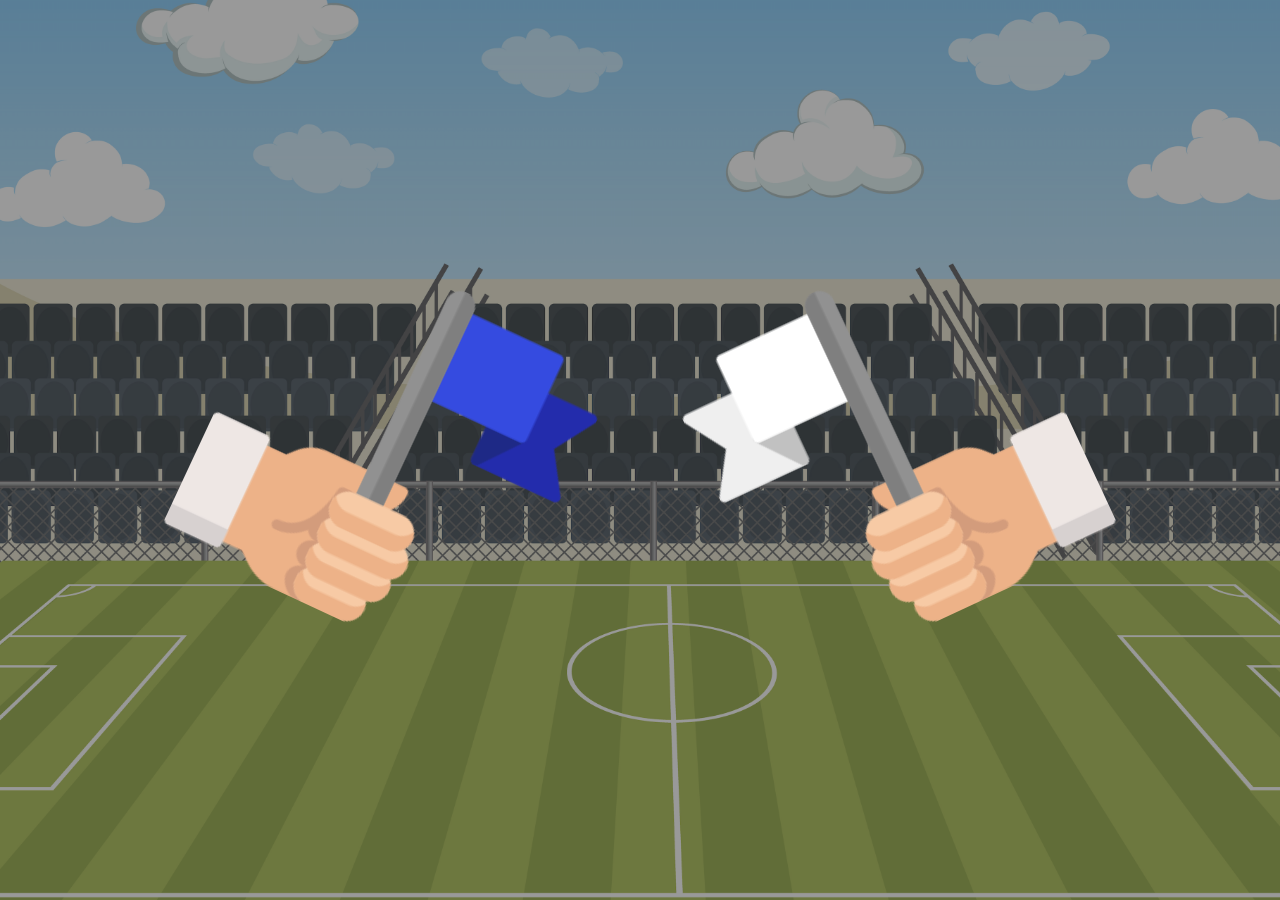
<file: 3815/index.html>
<!DOCTYPE html>
<html lang="ko">
<head>
  <meta charset="UTF-8">
  <link rel="stylesheet" href="style.css">
  <title>청기 백기</title>
</head>
<body>
  <div class="container">
    <img src="imgs/flag-blue.png" alt="flag" class="flag flag-blue">
    <img src="imgs/flag-white.png" alt="flag" class="flag flag-white">
  </div>
  <script src="index.js"></script>
</body>
</html>
</file>
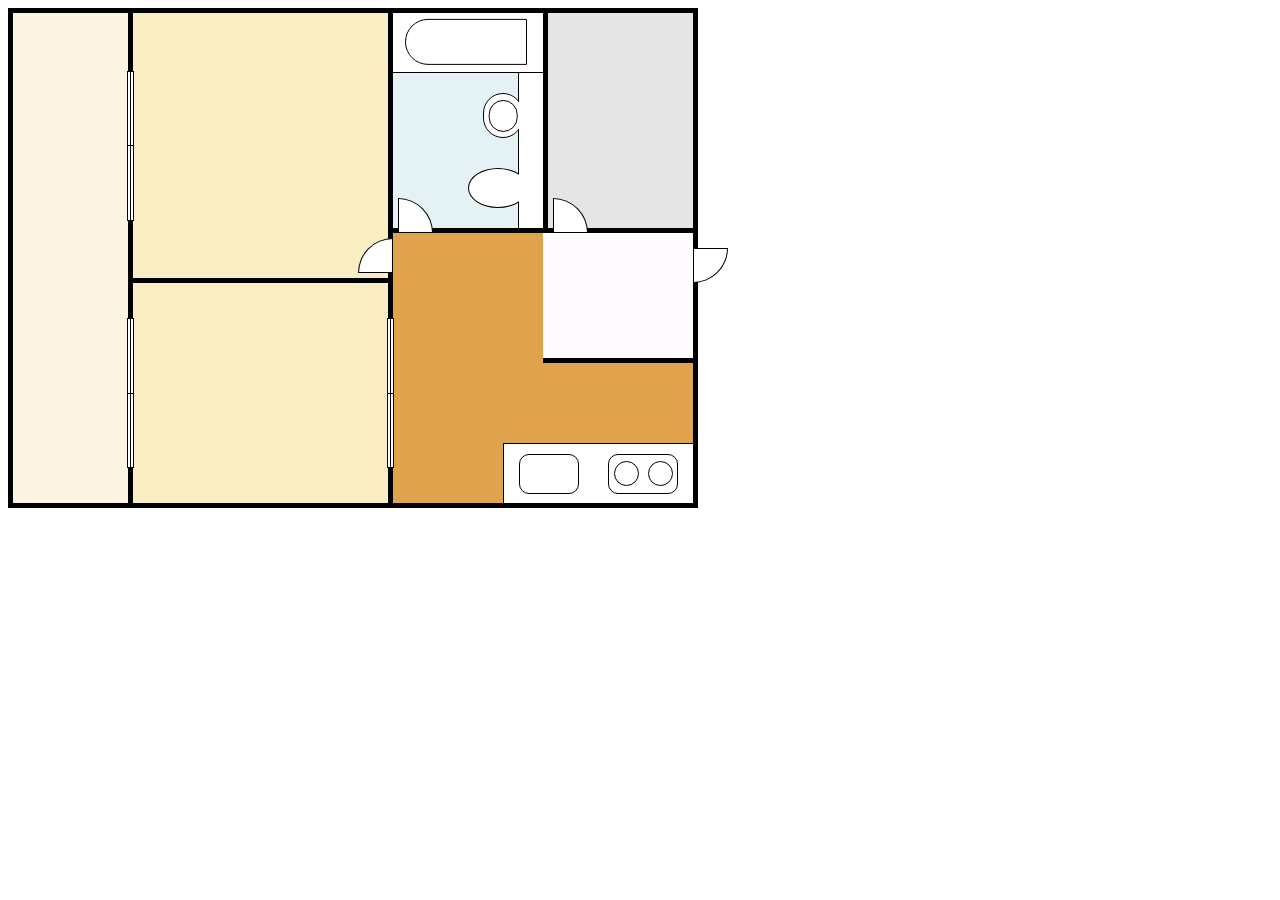
<file: 3820/index.html>
<!DOCTYPE html>
<html lang="ko">
<head>
  <meta charset="UTF-8">
  <title>효준이네 집</title>
  <link rel="stylesheet" href="style.css">
</head>
<body>
  <div class="map">
    <div class="balcony" data-title="발코니"></div>
    <div class="room">
      <div class="room-1" data-title="침실">
        <div class="door"></div>
        <div class="window">
          <span></span>
          <span></span>
          <span></span>
          <span></span>
        </div>
      </div>
      <div class="room-2" data-title="침실/거실">
        <div class="window">
          <span></span>
          <span></span>
          <span></span>
          <span></span>
        </div>
        <div class="window window-2">
          <span></span>
          <span></span>
          <span></span>
          <span></span>
        </div>
      </div>
    </div>
    <div class="other">
      <div class="bathroom" data-title="욕실">
        <div class="door"></div>
        <div class="bath"></div>
        <div class="bathroom-block">
          <div class="sink"></div>
          <div class="toilet"></div>
        </div>
      </div>
      <div class="utility-room" data-title="다용도실">
        <div class="door"></div>
      </div>
      <div class="entrance" data-title="현관/입구">
        <div class="door"></div>
        <div class="wall"></div>
      </div>
      <div class="kitchen" data-title="주방/식당">
        <div class="kitchen-block">
          <div class="kitchen-sink"></div>
          <div class="stoves">
            <div class="stove"></div>
            <div class="stove"></div>
          </div>
        </div>
      </div>
    </div>
  </div>
  <script src="index.js"></script>
</body>
</html>
</file>
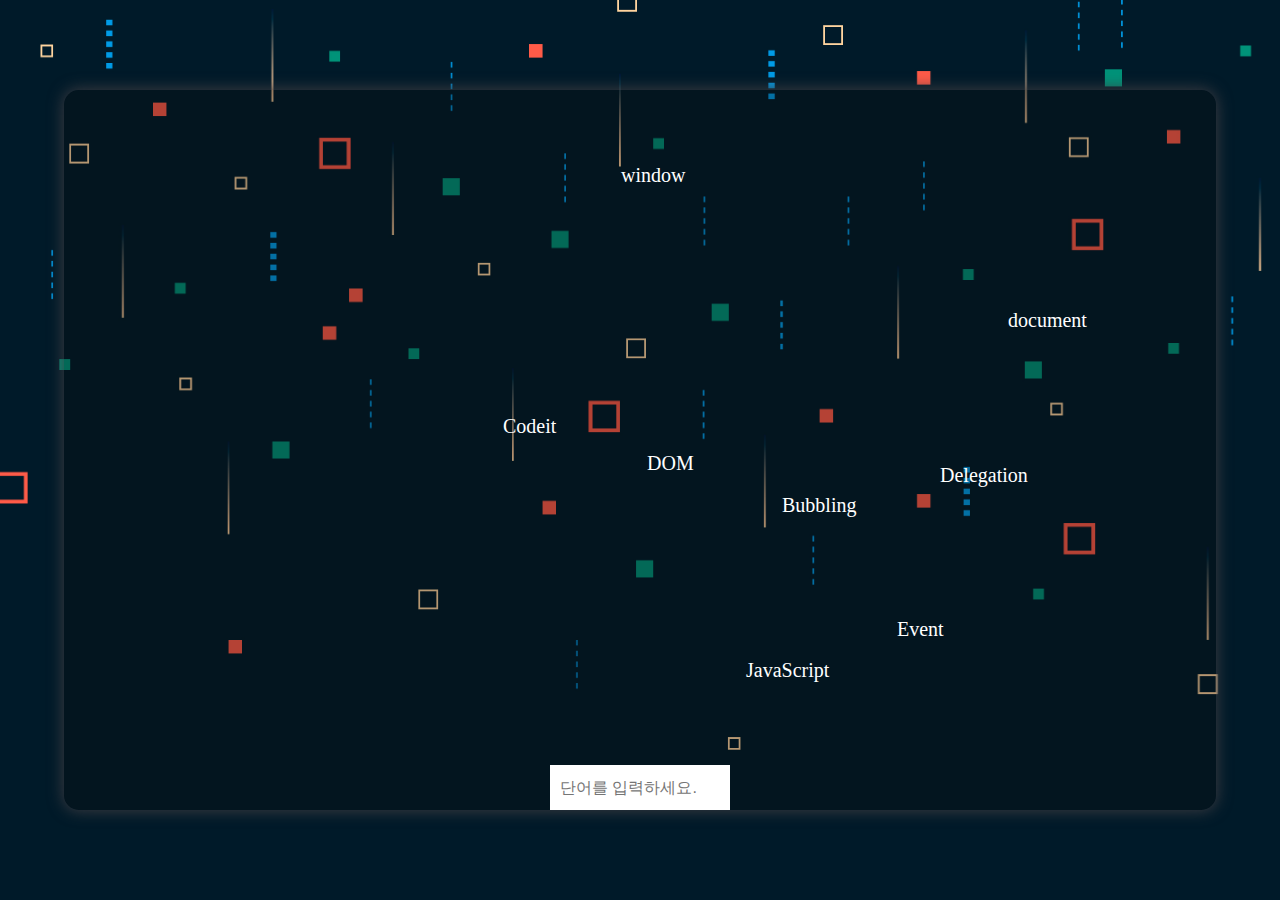
<file: 3824/index.html>
<!DOCTYPE html>
<html lang="ko">
<head>
  <meta charset="UTF-8">
  <title>Codeit Acid Rain</title>
  <link rel="stylesheet" href="style.css">
</head>
<body>
  <div id="container">
    <input id="input" type="text" placeholder="단어를 입력하세요.">
  </div>
  <script src="initializer.js"></script>
  <script src="index.js"></script>
</body>
</html>
</file>
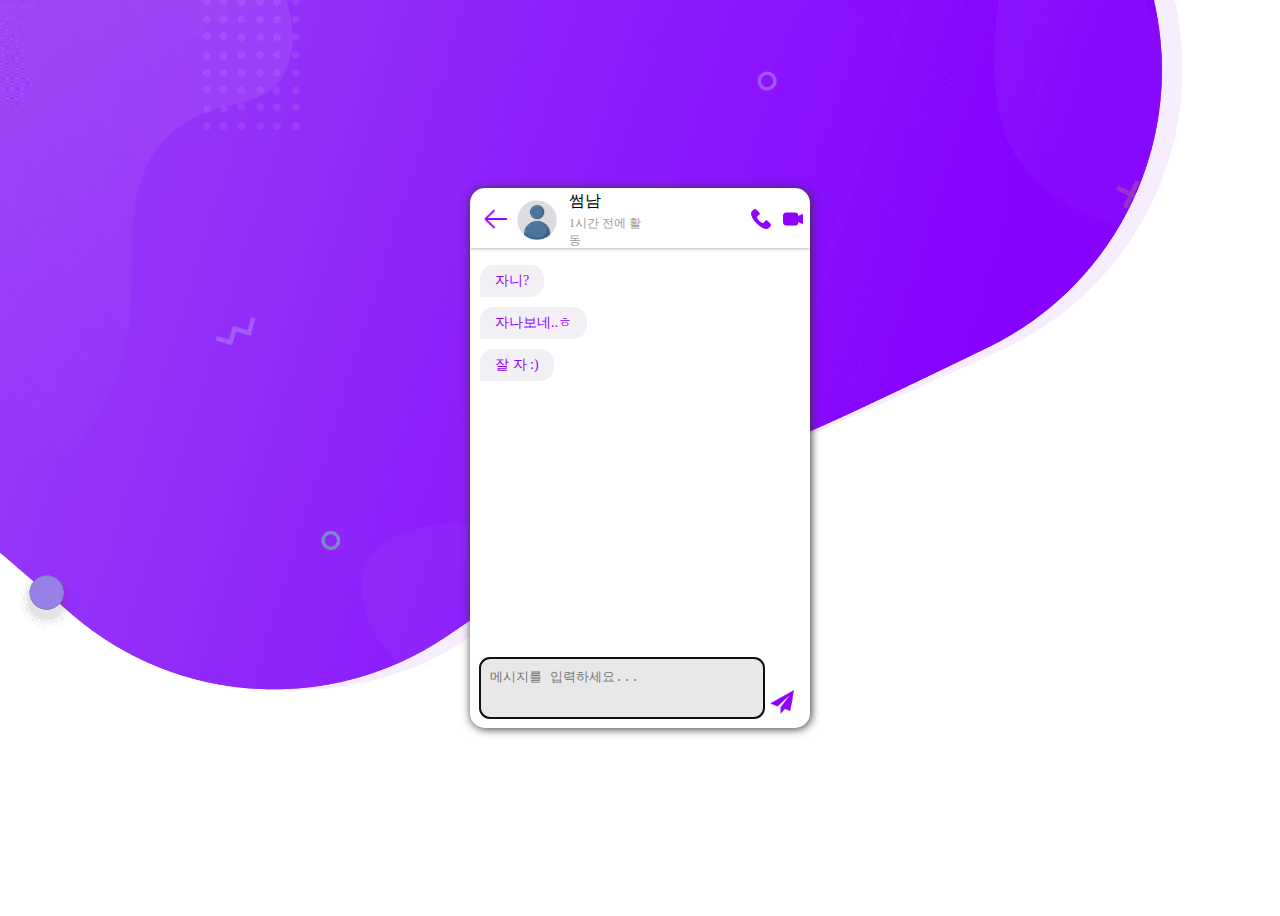
<file: 3830/index.html>
<!DOCTYPE html>
<html lang="ko">
<head>
  <meta charset="UTF-8">
  <title>Codeit Messenger</title>
  <link rel="stylesheet" href="style.css">
</head>
<body>
  <img class="background" src="imgs/background.png">  
  <div class="container">
    <div class="header">
      <button class="back-btn">
        <img src="imgs/left-arrow.png" width="30" height="30">  
      </button>
      <img class="profile-pic" src="imgs/profile.png" width="40" height="40">
      <div class="info-block">
        <p class="username">썸남</p>
        <p class="status">1시간 전에 활동</p>
      </div>
      <div class="call-box">
        <button>
          <img src="imgs/phone-call.png" width="20" height="20">
        </button>
        <button>
          <img src="imgs/video-call.png" width="20" height="20">
        </button>
      </div>
    </div>

    <div id="chat-box">
      <div class=" bubble friend-bubble">
        자니?
      </div>
      <div class=" bubble friend-bubble">
        자나보네..ㅎ
      </div>
      <div class=" bubble friend-bubble">
        잘 자 :)
      </div>
    </div>

    <div class="footer">
      <textarea id="input" placeholder="메시지를 입력하세요..." autofocus="true"></textarea>
      <button id="send">
        <img src="imgs/send.png" width="24" height="24">  
      </button>
    </div>
  </div>
  <script src="index.js"></script>
</body>
</html>
</file>
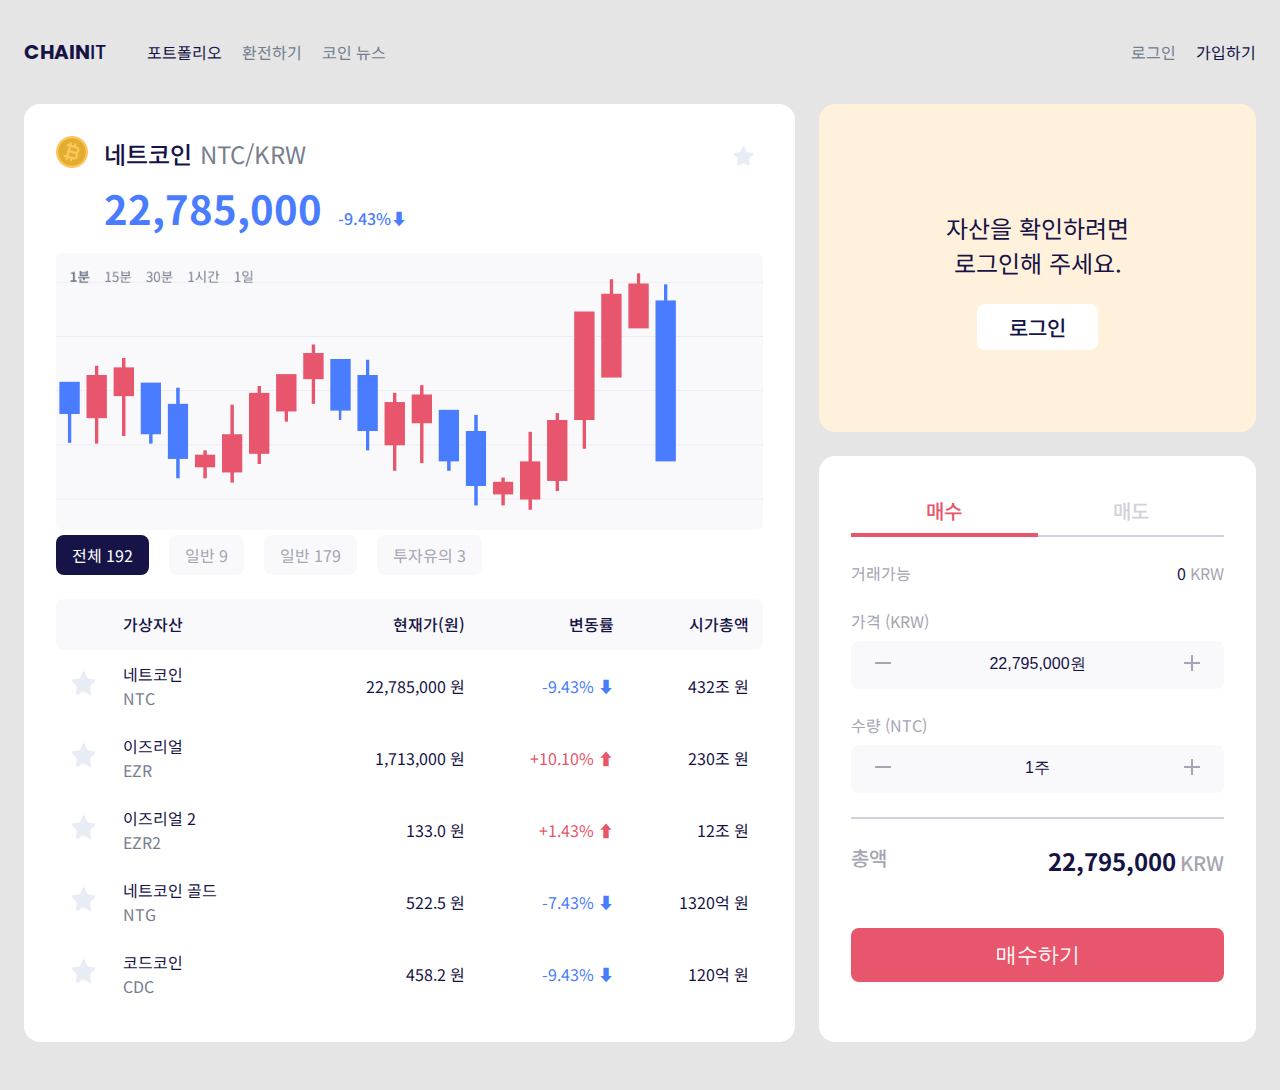
<file: 5796/index.html>
<!DOCTYPE html>
<html lang="ko">
    <head>
        <meta charset="utf-8" />
        <title>Chainit</title>
        <link rel="preconnect" href="https://fonts.googleapis.com" />
        <link rel="preconnect" href="https://fonts.gstatic.com" crossorigin />
        <link
            href="https://fonts.googleapis.com/css2?family=Noto+Sans+KR:wght@400;700&family=Poppins:wght@400;700&display=swap"
            rel="stylesheet"
        />
        <link rel="stylesheet" href="style.css" />
    </head>
    <body>
        <header>
            <div class="logo"><span class="accent">CHAIN</span>IT</div>
            <ul class="site menu">
                <li class="active">포트폴리오</li>
                <li>환전하기</li>
                <li>코인 뉴스</li>
            </ul>
            <ul class="auth menu">
                <li>로그인</li>
                <li class="active">가입하기</li>
            </ul>
        </header>
        <main>
            <section class="prices">
                <div class="detail">
                    <div class="crypto-name">
                        <img
                            class="crypto-logo"
                            src="images/icon_bitcoin.png"
                            alt="네트코인 심볼"
                        />
                        네트코인
                        <span class="ticker-symbol">NTC/KRW</span>
                    </div>

                    <div class="current-price">
                        22,785,000<span class="change">-9.43%⬇</span>
                    </div>
                    <img
                        class="chart-image"
                        src="images/img_chart.png"
                        alt="네트코인 차트"
                    />
                    <img
                        src="images/icon_star.png"
                        alt="네트코인을 관심 코인에 추가하기"
                        class="bookmark"
                    />
                </div>
                <ul class="categories">
                    <li class="category active">전체 192</li>
                    <li class="category">일반 9</li>
                    <li class="category">일반 179</li>
                    <li class="category">투자유의 3</li>
                </ul>
                <table class="price-table">
                    <thead>
                        <tr>
                            <th></th>
                            <th>가상자산</th>
                            <th>현재가(원)</th>
                            <th>변동률</th>
                            <th>시가총액</th>
                        </tr>
                    </thead>
                    <tr>
                        <td>
                            <img
                                src="images/icon_star.png"
                                alt="관심 코인에 추가하기"
                                class="table-item-bookmark"
                            />
                        </td>
                        <td>네트코인<br /><span class="ticker">NTC</span></td>
                        <td>22,785,000 원</td>
                        <td class="fall">-9.43% ⬇</td>
                        <td>432조 원</td>
                    </tr>
                    <tr>
                        <td>
                            <img
                                src="images/icon_star.png"
                                alt="관심 코인에 추가하기"
                                class="table-item-bookmark"
                            />
                        </td>
                        <td>이즈리얼<br /><span class="ticker">EZR</span></td>
                        <td>1,713,000 원</td>
                        <td class="rise">+10.10% ⬆</td>
                        <td>230조 원</td>
                    </tr>
                    <tr>
                        <td>
                            <img
                                src="images/icon_star.png"
                                alt="관심 코인에 추가하기"
                                class="table-item-bookmark"
                            />
                        </td>
                        <td>
                            이즈리얼 2<br /><span class="ticker">EZR2</span>
                        </td>
                        <td>133.0 원</td>
                        <td class="rise">+1.43% ⬆</td>
                        <td>12조 원</td>
                    </tr>
                    <tr>
                        <td>
                            <img
                                src="images/icon_star.png"
                                alt="관심 코인에 추가하기"
                                class="table-item-bookmark"
                            />
                        </td>
                        <td>
                            네트코인 골드<br /><span class="ticker">NTG</span>
                        </td>
                        <td>522.5 원</td>
                        <td class="fall">-7.43% ⬇</td>
                        <td>1320억 원</td>
                    </tr>
                    <tr>
                        <td>
                            <img
                                src="images/icon_star.png"
                                alt="관심 코인에 추가하기"
                                class="table-item-bookmark"
                            />
                        </td>
                        <td>코드코인<br /><span class="ticker">CDC</span></td>
                        <td>458.2 원</td>
                        <td class="fall">-9.43% ⬇</td>
                        <td>120억 원</td>
                    </tr>
                </table>
            </section>

            <section class="assets">
                <p class="login-message">
                    자산을 확인하려면<br />
                    로그인해 주세요.
                </p>
                <a href="#" class="login">로그인</a>
            </section>

            <section class="order">
                <div class="order-types">
                    <a href="" class="order-type active">매수</a>
                    <a href="" class="order-type">매도</a>
                </div>
                <div class="available">
                    <div class="label">거래가능</div>
                    <span>0 <span class="label">KRW</span></span>
                </div>
                <div class="price">
                    <label class="label" for="price">가격 (KRW)</label>
                    <div class="input-container">
                        <img
                            class="icon"
                            src="images/icon_subtract.png"
                            alt="감소"
                        />
                        <input name="price" type="text" value="22,795,000원" />
                        <img
                            class="icon"
                            src="images/icon_add.png"
                            alt="추가"
                        />
                    </div>
                </div>
                <div class="quantity">
                    <label class="label" for="quantity">수량 (NTC)</label>
                    <div class="input-container">
                        <img
                            class="icon"
                            src="images/icon_subtract.png"
                            alt="감소"
                        />
                        <input name="quantity" type="text" value="1주" />
                        <img
                            class="icon"
                            src="images/icon_add.png"
                            alt="증가"
                        />
                    </div>
                </div>
                <hr />
                <div class="total">
                    <span class="label big">총액</span>
                    <div>
                        <span class="total-price">22,795,000</span>
                        <span class="label big">KRW</span>
                    </div>
                </div>
                <button class="order-button">매수하기</button>
            </section>
        </main>
    </body>
</html>
</file>
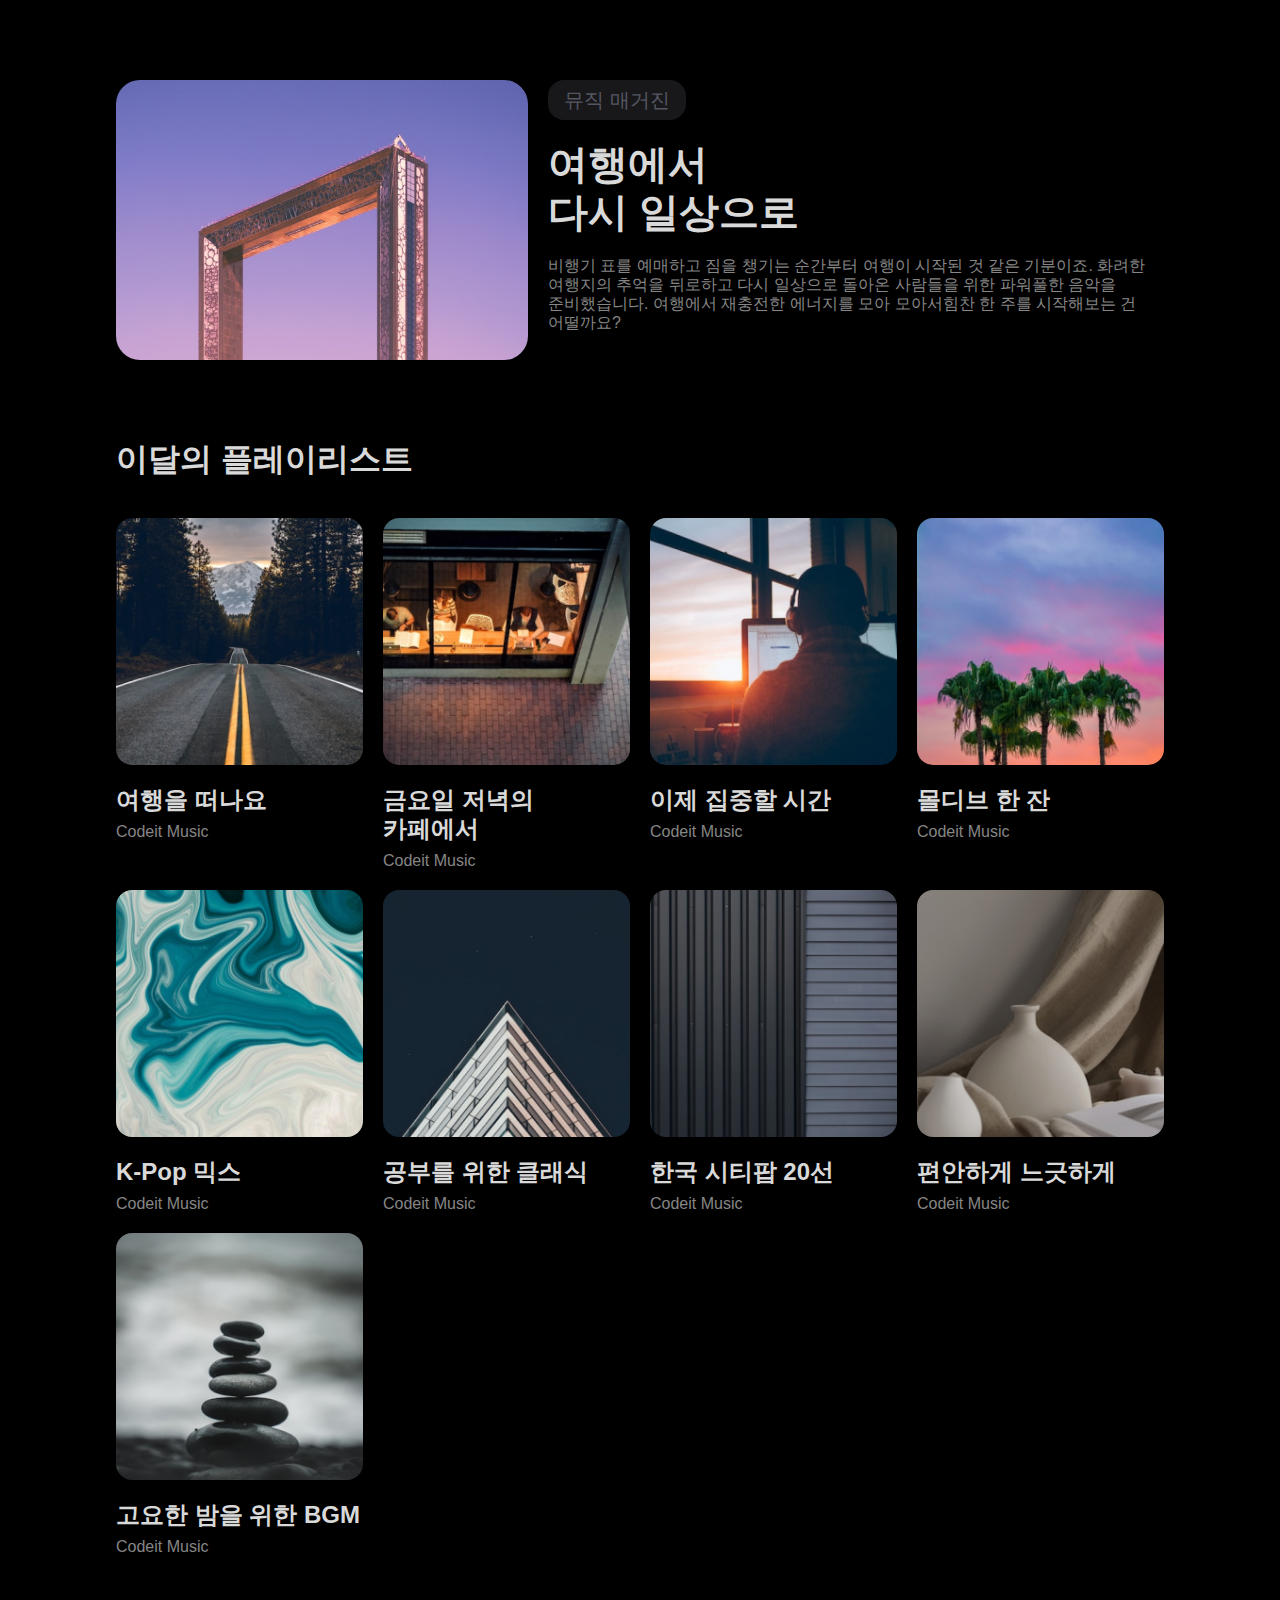
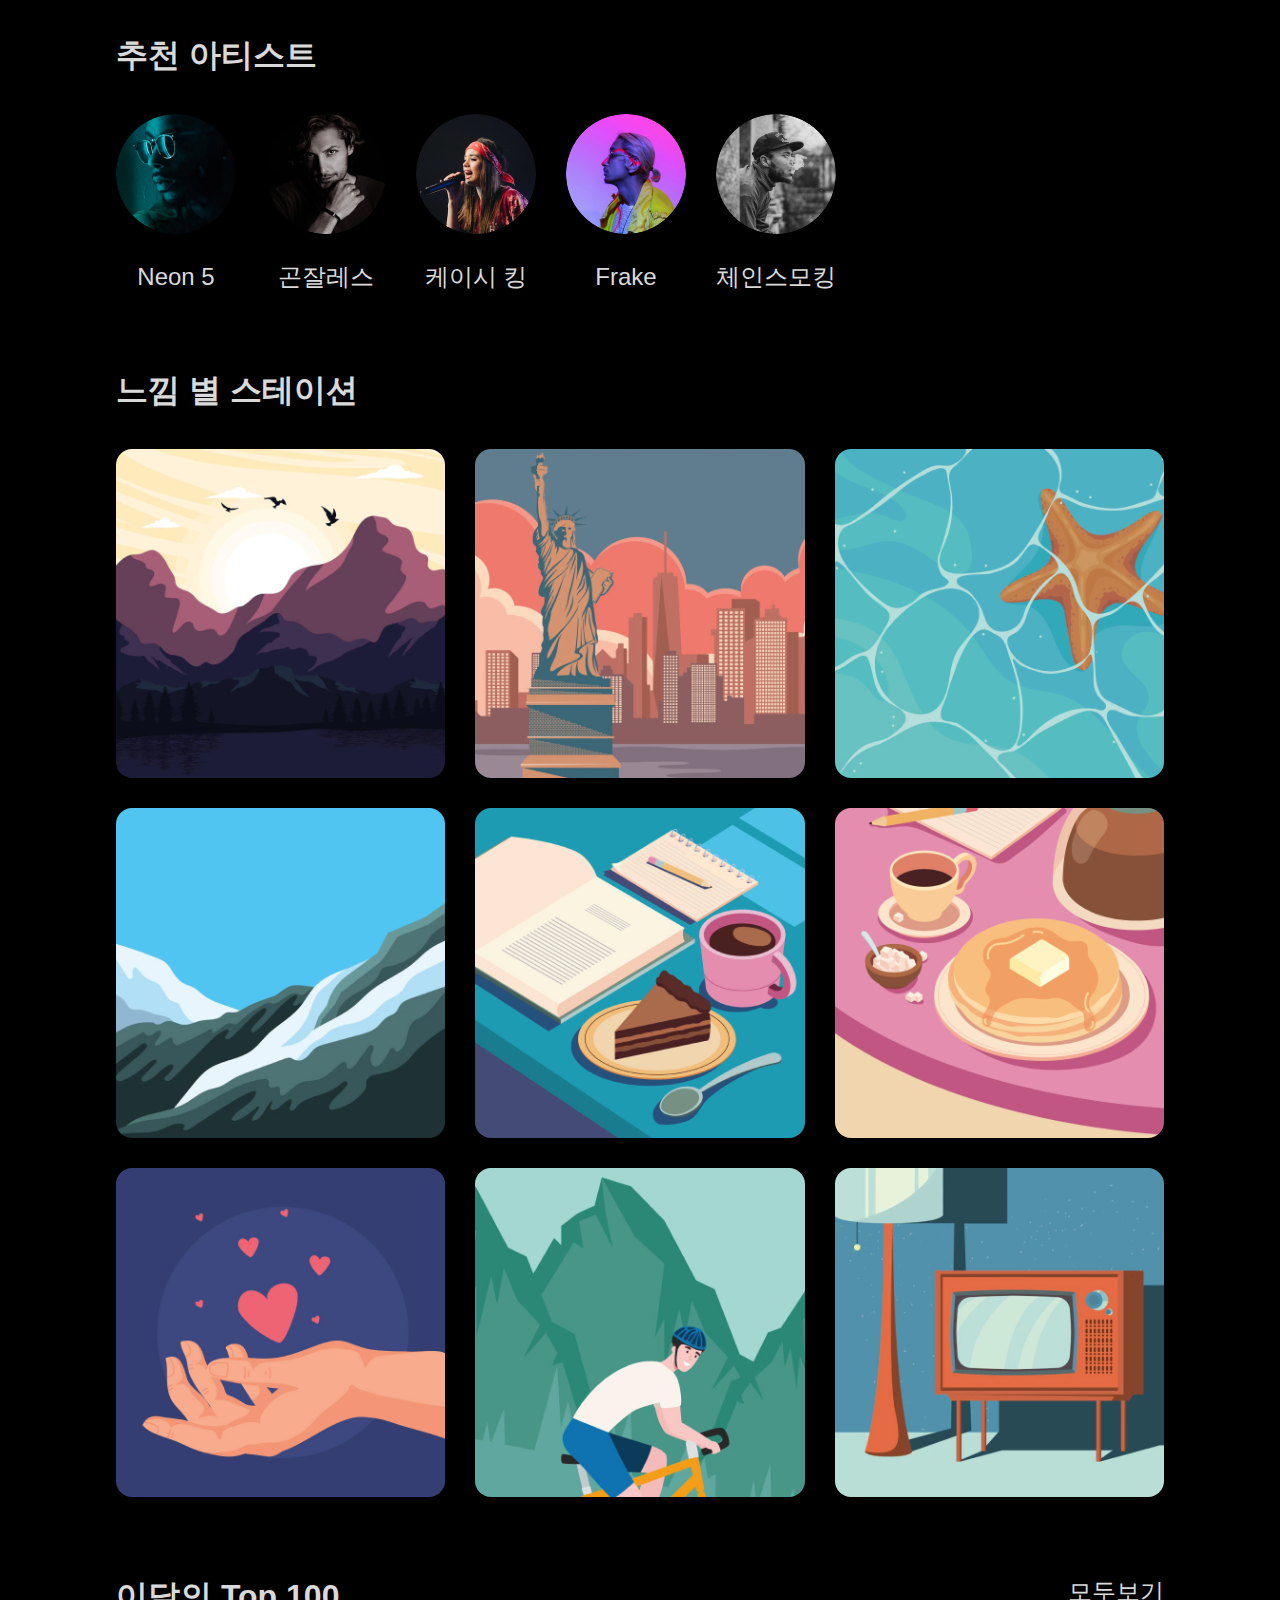
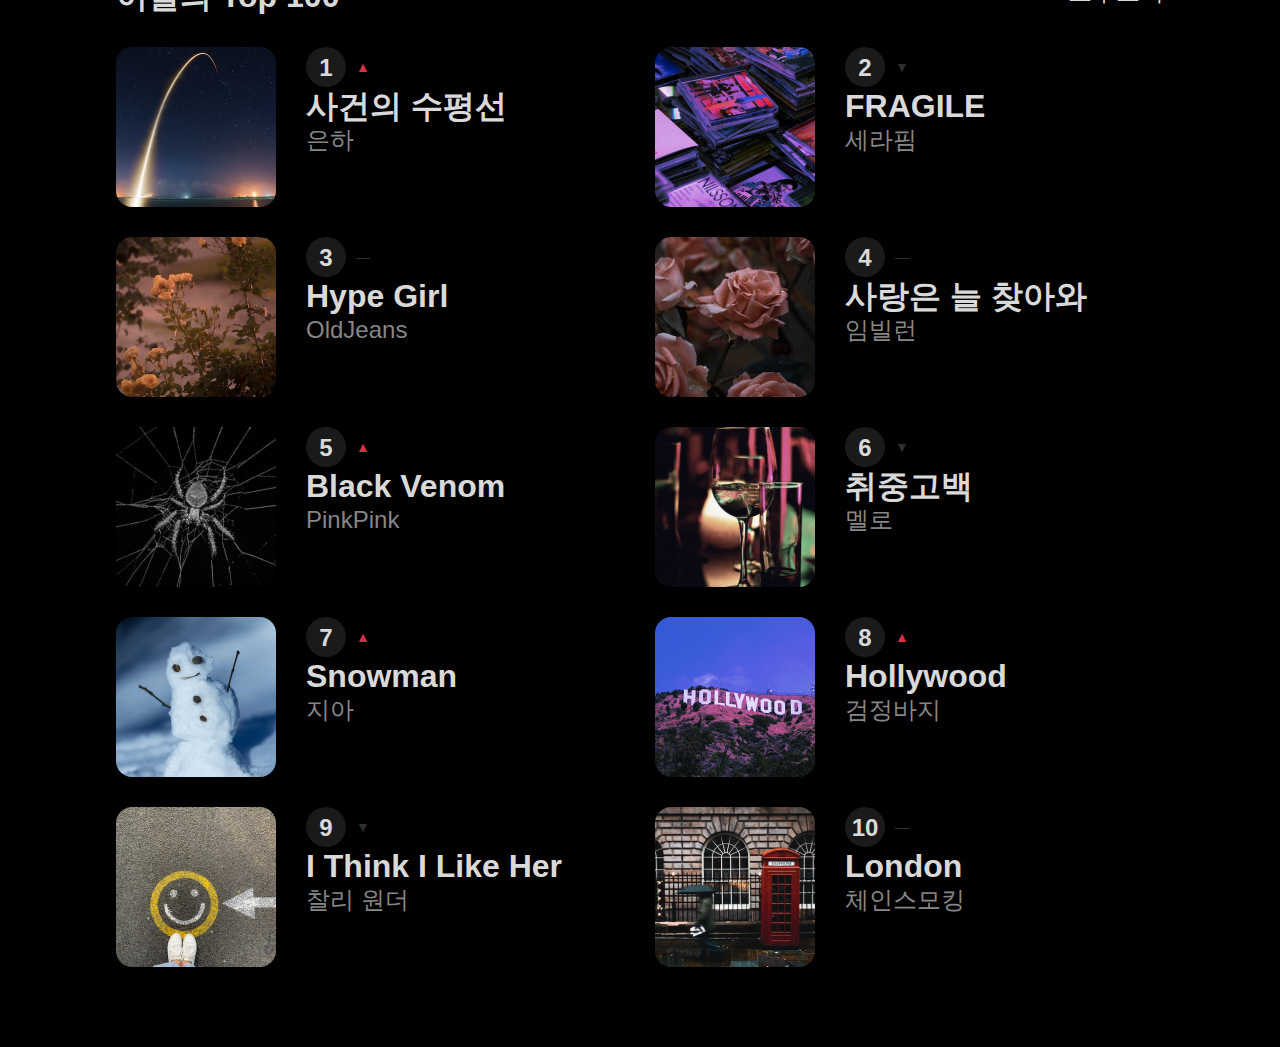
<file: 5799/index.html>
<!DOCTYPE html>
<html lang="ko">
    <head>
        <meta charset="utf-8" />
        <title>Codeit Music - Magazine</title>
        <link rel="preconnect" href="https://fonts.googleapis.com" />
        <link rel="preconnect" href="https://fonts.gstatic.com" crossorigin />
        <link
            href="https://fonts.googleapis.com/css2?family=Noto+Sans+KR:wght@400;700&family=Poppins:wght@400;700&display=swap"
            rel="stylesheet"
        />
        <link rel="stylesheet" href="style.css" />
    </head>
    <body>
        <main>
            <section>
                <div class="featured">
                    <img
                        class="featured-thumb"
                        src="images/img_main_banner.png"
                        alt="두바이 프레임 풍경 사진"
                    />
                    <div class="featured-text">
                        <div class="featured-tag">뮤직 매거진</div>
                        <h2 class="featured-title">
                            여행에서<br />
                            다시 일상으로
                        </h2>
                        <p class="featured-description">
                            비행기 표를 예매하고 짐을 챙기는 순간부터 여행이
                            시작된 것 같은 기분이죠. 화려한 여행지의 추억을
                            뒤로하고 다시 일상으로 돌아온 사람들을 위한 파워풀한
                            음악을 준비했습니다. 여행에서 재충전한 에너지를 모아
                            모아서힘찬 한 주를 시작해보는 건 어떨까요?
                        </p>
                    </div>
                </div>
            </section>
            <section>
                <h2 class="section-title">이달의 플레이리스트</h2>
                <div class="playlists">
                    <div class="playlist">
                        <img
                            class="playlist-thumb"
                            src="images/img_playlist_1.png"
                        />
                        <div class="playlist-title">여행을 떠나요</div>
                        <div class="playlist-artist">Codeit Music</div>
                    </div>
                    <div class="playlist">
                        <img
                            class="playlist-thumb"
                            src="images/img_playlist_2.png"
                        />
                        <div class="playlist-title">금요일 저녁의 카페에서</div>
                        <div class="playlist-artist">Codeit Music</div>
                    </div>
                    <div class="playlist">
                        <img
                            class="playlist-thumb"
                            src="images/img_playlist_3.png"
                        />
                        <div class="playlist-title">이제 집중할 시간</div>
                        <div class="playlist-artist">Codeit Music</div>
                    </div>
                    <div class="playlist">
                        <img
                            class="playlist-thumb"
                            src="images/img_playlist_4.png"
                        />
                        <div class="playlist-title">몰디브 한 잔</div>
                        <div class="playlist-artist">Codeit Music</div>
                    </div>
                    <div class="playlist">
                        <img
                            class="playlist-thumb"
                            src="images/img_playlist_5.png"
                        />
                        <div class="playlist-title">K-Pop 믹스</div>
                        <div class="playlist-artist">Codeit Music</div>
                    </div>
                    <div class="playlist">
                        <img
                            class="playlist-thumb"
                            src="images/img_playlist_6.png"
                        />
                        <div class="playlist-title">공부를 위한 클래식</div>
                        <div class="playlist-artist">Codeit Music</div>
                    </div>
                    <div class="playlist">
                        <img
                            class="playlist-thumb"
                            src="images/img_playlist_7.png"
                        />
                        <div class="playlist-title">한국 시티팝 20선</div>
                        <div class="playlist-artist">Codeit Music</div>
                    </div>
                    <div class="playlist">
                        <img
                            class="playlist-thumb"
                            src="images/img_playlist_8.png"
                        />
                        <div class="playlist-title">편안하게 느긋하게</div>
                        <div class="playlist-artist">Codeit Music</div>
                    </div>
                    <div class="playlist">
                        <img
                            class="playlist-thumb"
                            src="images/img_playlist_9.png"
                        />
                        <div class="playlist-title">고요한 밤을 위한 BGM</div>
                        <div class="playlist-artist">Codeit Music</div>
                    </div>
                </div>
            </section>
            <section>
                <h2 class="section-title">추천 아티스트</h2>
                <div class="artists">
                    <div class="artist">
                        <img
                            class="artist-profile"
                            src="images/img_artist_1.png"
                        />
                        <div class="artist-name">Neon 5</div>
                    </div>
                    <div class="artist">
                        <img
                            class="artist-profile"
                            src="images/img_artist_2.png"
                        />
                        <div class="artist-name">곤잘레스</div>
                    </div>
                    <div class="artist">
                        <img
                            class="artist-profile"
                            src="images/img_artist_3.png"
                        />
                        <div class="artist-name">케이시 킹</div>
                    </div>
                    <div class="artist">
                        <img
                            class="artist-profile"
                            src="images/img_artist_4.png"
                        />
                        <div class="artist-name">Frake</div>
                    </div>
                    <div class="artist">
                        <img
                            class="artist-profile"
                            src="images/img_artist_5.png"
                        />
                        <div class="artist-name">체인스모킹</div>
                    </div>
                </div>
            </section>
            <section>
                <h2 class="section-title">느낌 별 스테이션</h2>
                <div class="stations">
                    <img class="station" src="images/img_station_1.png" />
                    <img class="station" src="images/img_station_2.png" />
                    <img class="station" src="images/img_station_3.png" />
                    <img class="station" src="images/img_station_4.png" />
                    <img class="station" src="images/img_station_5.png" />
                    <img class="station" src="images/img_station_6.png" />
                    <img class="station" src="images/img_station_7.png" />
                    <img class="station" src="images/img_station_8.png" />
                    <img class="station" src="images/img_station_9.png" />
                </div>
            </section>
            <section>
                <div class="charts-header">
                    <h2 class="section-title charts-title">이달의 Top 100</h2>
                    <a class="charts-see-all" href="#"> 모두보기 </a>
                </div>
                <ol class="charts">
                    <li class="chart">
                        <img
                            class="chart-cover"
                            src="images/img_chart_1.png"
                            alt="사건의 수평선"
                        />
                        <div class="chart-info">
                            <div class="chart-rank">
                                <div class="chart-number">1</div>
                                <span class="chart-change up">▲</span>
                            </div>
                            <div>
                                <div class="chart-title">사건의 수평선</div>
                                <div class="chart-artist">은하</div>
                            </div>
                        </div>
                    </li>
                    <li class="chart">
                        <img
                            class="chart-cover"
                            src="images/img_chart_2.png"
                            alt="FRAGILE"
                        />
                        <div class="chart-info">
                            <div class="chart-rank">
                                <div class="chart-number">2</div>
                                <span class="chart-change down">▼</span>
                            </div>
                            <div>
                                <div class="chart-title">FRAGILE</div>
                                <div class="chart-artist">세라핌</div>
                            </div>
                        </div>
                    </li>
                    <li class="chart">
                        <img
                            class="chart-cover"
                            src="images/img_chart_3.png"
                            alt="Hype Girl"
                        />
                        <div class="chart-info">
                            <div class="chart-rank">
                                <div class="chart-number">3</div>
                                <span class="chart-change">―</span>
                            </div>
                            <div>
                                <div class="chart-title">Hype Girl</div>
                                <div class="chart-artist">OldJeans</div>
                            </div>
                        </div>
                    </li>
                    <li class="chart">
                        <img
                            class="chart-cover"
                            src="images/img_chart_4.png"
                            alt="사랑은 늘 찾아와"
                        />
                        <div class="chart-info">
                            <div class="chart-rank">
                                <div class="chart-number">4</div>
                                <span class="chart-change">―</span>
                            </div>
                            <div>
                                <div class="chart-title">사랑은 늘 찾아와</div>
                                <div class="chart-artist">임빌런</div>
                            </div>
                        </div>
                    </li>
                    <li class="chart">
                        <img
                            class="chart-cover"
                            src="images/img_chart_5.png"
                            alt="Black Venom"
                        />
                        <div class="chart-info">
                            <div class="chart-rank">
                                <div class="chart-number">5</div>
                                <span class="chart-change up">▲</span>
                            </div>
                            <div>
                                <div class="chart-title">Black Venom</div>
                                <div class="chart-artist">PinkPink</div>
                            </div>
                        </div>
                    </li>
                    <li class="chart">
                        <img
                            class="chart-cover"
                            src="images/img_chart_6.png"
                            alt="사건의 수평선"
                        />
                        <div class="chart-info">
                            <div class="chart-rank">
                                <div class="chart-number">6</div>
                                <span class="chart-change down">▼</span>
                            </div>
                            <div>
                                <div class="chart-title">취중고백</div>
                                <div class="chart-artist">멜로</div>
                            </div>
                        </div>
                    </li>
                    <li class="chart">
                        <img
                            class="chart-cover"
                            src="images/img_chart_7.png"
                            alt="Snowman"
                        />
                        <div class="chart-info">
                            <div class="chart-rank">
                                <div class="chart-number">7</div>
                                <span class="chart-change up">▲</span>
                            </div>
                            <div>
                                <div class="chart-title">Snowman</div>
                                <div class="chart-artist">지아</div>
                            </div>
                        </div>
                    </li>
                    <li class="chart">
                        <img
                            class="chart-cover"
                            src="images/img_chart_8.png"
                            alt="Hollywood"
                        />
                        <div class="chart-info">
                            <div class="chart-rank">
                                <div class="chart-number">8</div>
                                <span class="chart-change up">▲</span>
                            </div>
                            <div>
                                <div class="chart-title">Hollywood</div>
                                <div class="chart-artist">검정바지</div>
                            </div>
                        </div>
                    </li>
                    <li class="chart">
                        <img
                            class="chart-cover"
                            src="images/img_chart_9.png"
                            alt="I Think I Like Her"
                        />
                        <div class="chart-info">
                            <div class="chart-rank">
                                <div class="chart-number">9</div>
                                <span class="chart-change down">▼</span>
                            </div>
                            <div>
                                <div class="chart-title">
                                    I Think I Like Her
                                </div>
                                <div class="chart-artist">찰리 원더</div>
                            </div>
                        </div>
                    </li>
                    <li class="chart">
                        <img
                            class="chart-cover"
                            src="images/img_chart_10.png"
                            alt="London"
                        />
                        <div class="chart-info">
                            <div class="chart-rank">
                                <div class="chart-number">10</div>
                                <span class="chart-change">―</span>
                            </div>
                            <div>
                                <div class="chart-title">London</div>
                                <div class="chart-artist">체인스모킹</div>
                            </div>
                        </div>
                    </li>
                </ol>
            </section>
        </main>
    </body>
</html>
</file>
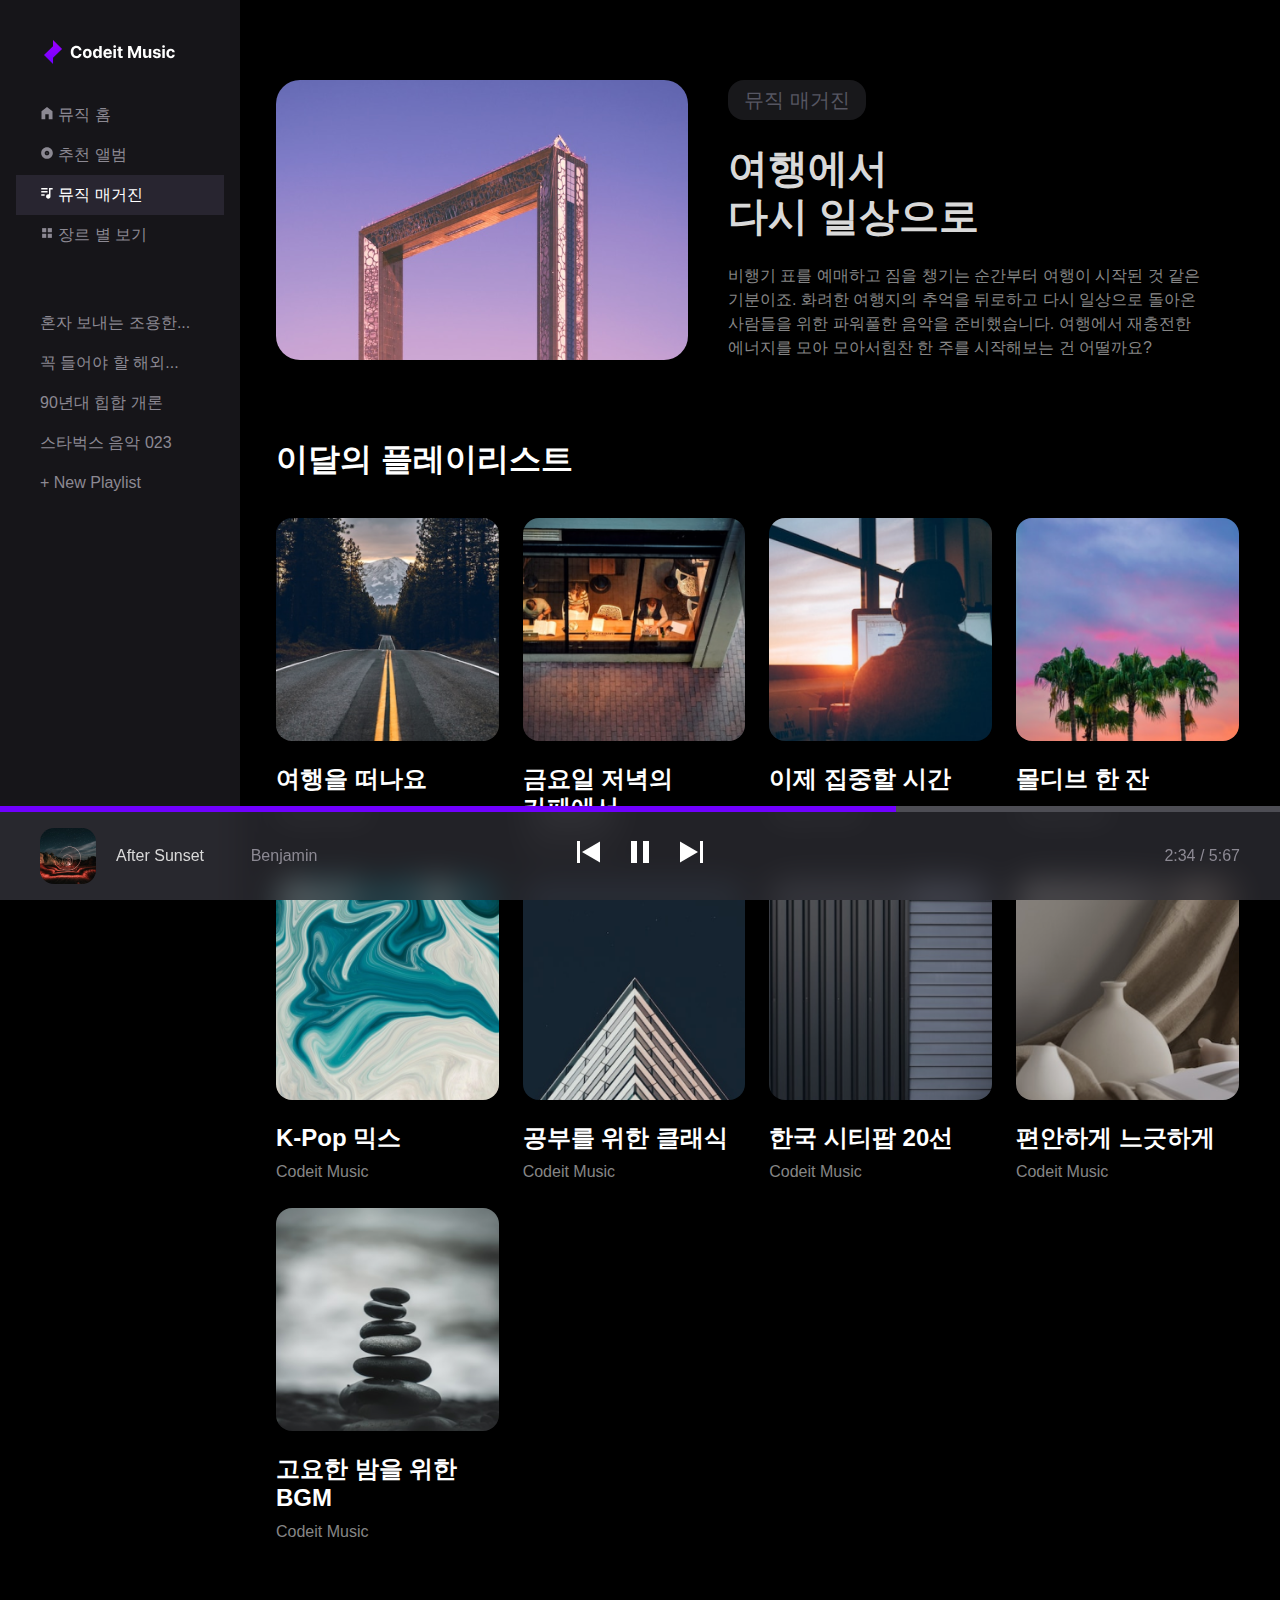
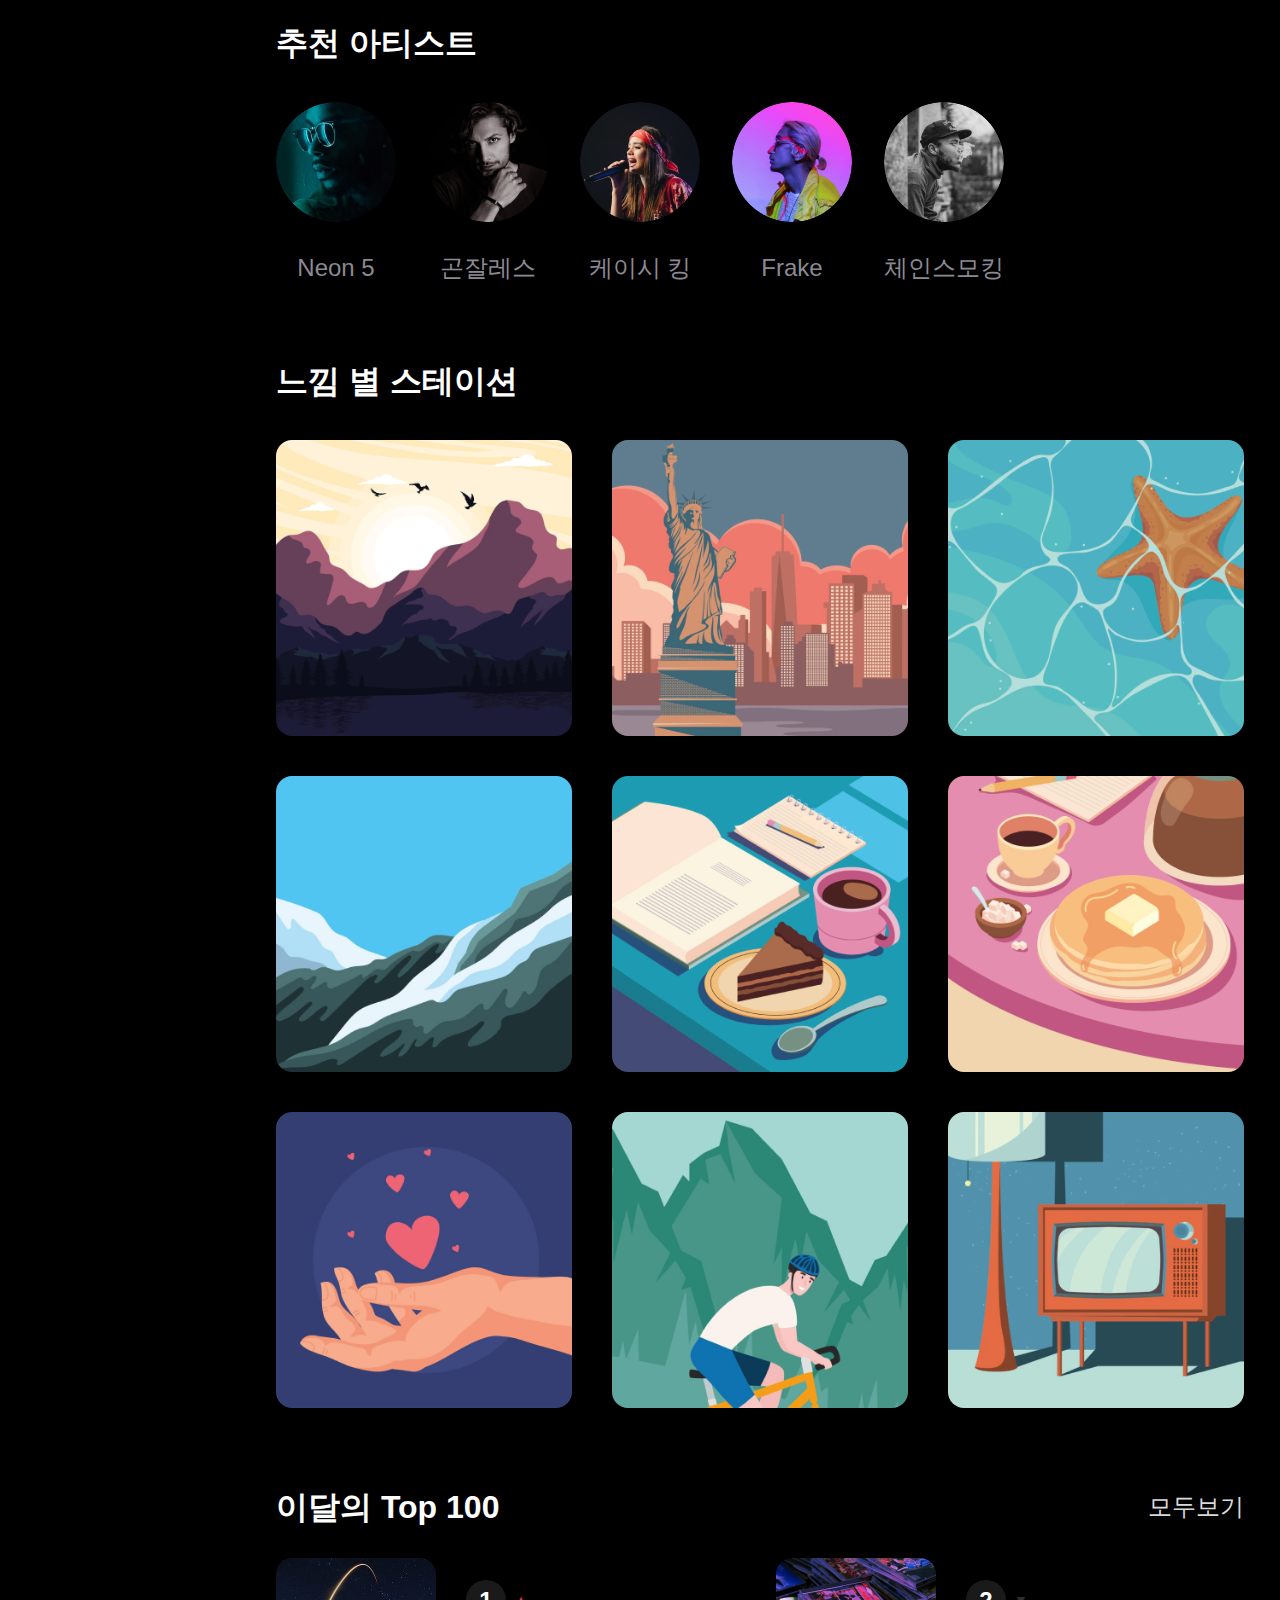
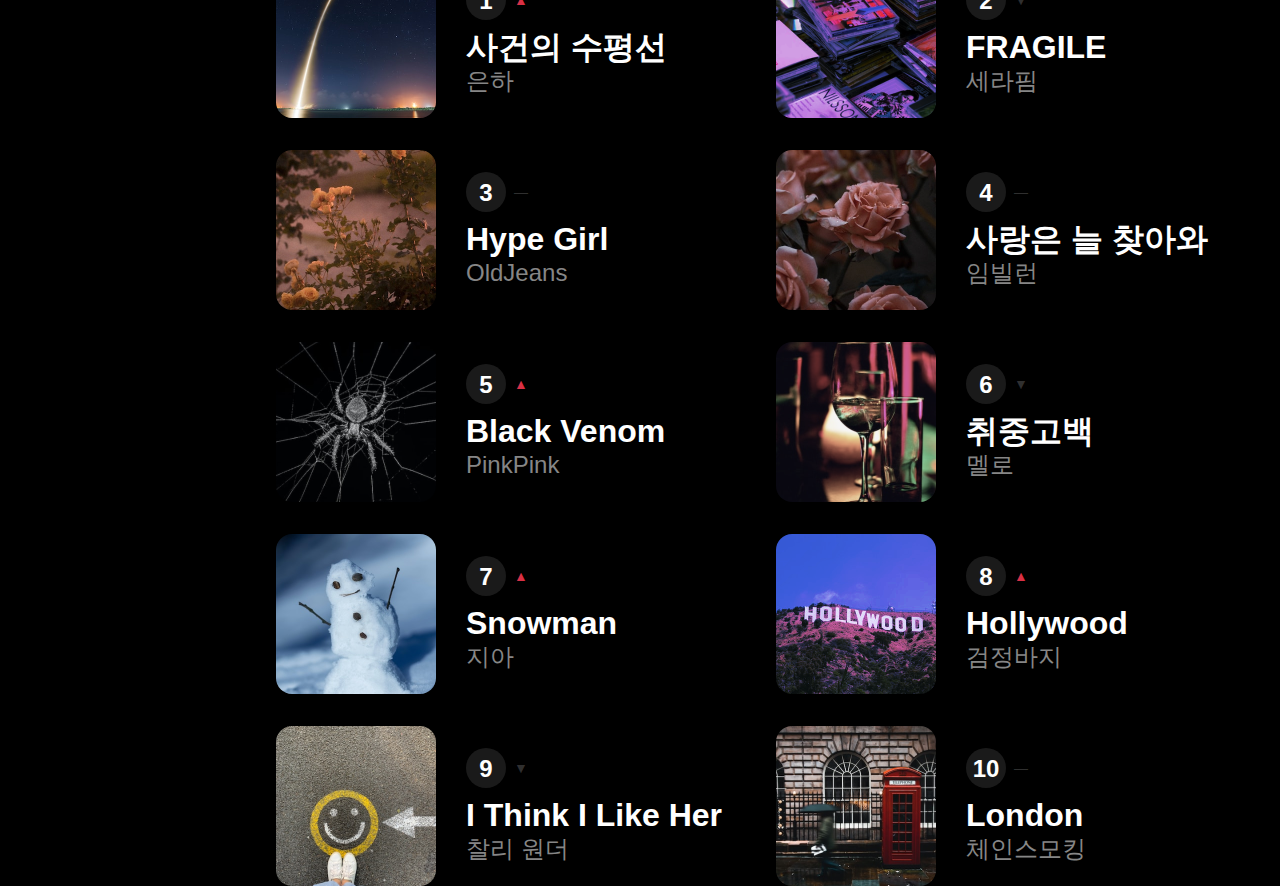
<file: 5801/index.html>
<!DOCTYPE html>
<html lang="ko">
<head>
  <meta charset="utf-8">
  <title>Codeit Music - Magazine</title>
  <link rel="preconnect" href="https://fonts.googleapis.com"><link rel="preconnect" href="https://fonts.gstatic.com" crossorigin><link href="https://fonts.googleapis.com/css2?family=Noto+Sans+KR:wght@400;700&family=Poppins:wght@400;700&display=swap" rel="stylesheet">
  <link rel="stylesheet" href="style.css">
</head>
<body>
  <div class="sidebar">
    <img class="logo" src="images/logo.svg">
    <ul class="menu-items">
      <li class="menu-item">
        <img src="images/icon_home.svg" alt="뮤직 홈" width="14" height="14">
        뮤직 홈
      </li>
      <li class="menu-item">
        <img src="images/icon_album.svg" alt="추천 앨범" width="14" height="14">
        추천 앨범
      </li>
      <li class="menu-item active">
        <img src="images/icon_playlist.svg" alt="뮤직 매거진" width="14" height="14">
        뮤직 매거진
      </li>
      <li class="menu-item">
        <img src="images/icon_genre.svg" alt="장르 별 보기" width="14" height="14">
        장르 별 보기
      </li>
    </ul>
    <ul class="menu-items">
      <li class="menu-item">혼자 보내는 조용한...</li>
      <li class="menu-item">꼭 들어야 할 해외...</li>
      <li class="menu-item">90년대 힙합 개론</li>
      <li class="menu-item">스타벅스 음악 023</li>
      <li class="menu-item">+ New Playlist</li>
    </ul>
  </div>
  <main>
    <section>
      <div class="featured">
        <img class="featured-thumb" src="images/img_main_banner.png" alt="두바이 프레임 풍경 사진">
        <div class="featured-content">
          <div class="featured-tag">뮤직 매거진</div>
          <h2 class="featured-title">
            여행에서<br>
            다시 일상으로
          </h2>
          <p class="featured-description">
            비행기 표를 예매하고 짐을 챙기는 순간부터 여행이 시작된 것 같은 기분이죠.
            화려한 여행지의 추억을 뒤로하고 다시 일상으로 돌아온 사람들을 위한 파워풀한 음악을 준비했습니다.
            여행에서 재충전한 에너지를 모아 모아서힘찬 한 주를 시작해보는 건 어떨까요?
          </p>
        </div>
      </div>
    </section>
    <section>
      <h2 class="section-title">이달의 플레이리스트</h2>
      <div class="playlists">
        <div class="playlist">
          <img class="playlist-thumb" src="images/img_playlist_1.png">
          <div class="playlist-title">
            여행을 떠나요
          </div>
          <div class="playlist-artist">
            Codeit Music
          </div>
        </div>
        <div class="playlist">
          <img class="playlist-thumb" src="images/img_playlist_2.png">
          <div class="playlist-title">
            금요일 저녁의 카페에서
          </div>
          <div class="playlist-artist">
            Codeit Music
          </div>
        </div>
        <div class="playlist">
          <img class="playlist-thumb" src="images/img_playlist_3.png">
          <div class="playlist-title">
            이제 집중할 시간
          </div>
          <div class="playlist-artist">
            Codeit Music
          </div>
        </div>
        <div class="playlist">
          <img class="playlist-thumb" src="images/img_playlist_4.png">
          <div class="playlist-title">
            몰디브 한 잔
          </div>
          <div class="playlist-artist">
            Codeit Music
          </div>
        </div>
        <div class="playlist">
          <img class="playlist-thumb" src="images/img_playlist_5.png">
          <div class="playlist-title">
            K-Pop 믹스
          </div>
          <div class="playlist-artist">
            Codeit Music
          </div>
        </div>
        <div class="playlist">
          <img class="playlist-thumb" src="images/img_playlist_6.png">
          <div class="playlist-title">
            공부를 위한 클래식
          </div>
          <div class="playlist-artist">
            Codeit Music
          </div>
        </div>
        <div class="playlist">
          <img class="playlist-thumb" src="images/img_playlist_7.png">
          <div class="playlist-title">
            한국 시티팝 20선
          </div>
          <div class="playlist-artist">
            Codeit Music
          </div>
        </div>
        <div class="playlist">
          <img class="playlist-thumb" src="images/img_playlist_8.png">
          <div class="playlist-title">
            편안하게 느긋하게
          </div>
          <div class="playlist-artist">
            Codeit Music
          </div>
        </div>
        <div class="playlist">
          <img class="playlist-thumb" src="images/img_playlist_9.png">
          <div class="playlist-title">
            고요한 밤을 위한 BGM
          </div>
          <div class="playlist-artist">
            Codeit Music
          </div>
        </div>
      </div>
    </section>
    <section>
      <h2 class="section-title">추천 아티스트</h2>
      <div class="artists">
        <div class="artist">
          <img class="artist-profile" src="images/img_artist_1.png">
          <div class="artist-name">Neon 5</div>
        </div>
        <div class="artist">
          <img class="artist-profile" src="images/img_artist_2.png">
          <div class="artist-name">곤잘레스</div>
        </div>
        <div class="artist">
          <img class="artist-profile" src="images/img_artist_3.png">
          <div class="artist-name">케이시 킹</div>
        </div>
        <div class="artist">
          <img class="artist-profile" src="images/img_artist_4.png">
          <div class="artist-name">Frake</div>
        </div>
        <div class="artist">
          <img class="artist-profile" src="images/img_artist_5.png">
          <div class="artist-name">체인스모킹</div>
        </div>
      </div>
    </section>
    <section>
      <h2 class="section-title">느낌 별 스테이션</h2>
      <div class="stations">
        <img class="station" src="images/img_station_1.png">
        <img class="station" src="images/img_station_2.png">
        <img class="station" src="images/img_station_3.png">
        <img class="station" src="images/img_station_4.png">
        <img class="station" src="images/img_station_5.png">
        <img class="station" src="images/img_station_6.png">
        <img class="station" src="images/img_station_7.png">
        <img class="station" src="images/img_station_8.png">
        <img class="station" src="images/img_station_9.png">
      </div>
    </section>
    <section>
      <div class="charts-header">
        <h2 class="section-title charts-title">이달의 Top 100</h2>
        <a class="charts-see-all" href="#">
          모두보기
        </a>
      </div>
      <ol class="charts">
        <li class="chart">
          <img class="chart-cover" src="images/img_chart_1.png" alt="사건의 수평선">
          <div class="chart-info">
            <div class="chart-rank">
              <div class="chart-number">
                1<br>
              </div>
              <span class="chart-change up">▲</span>
            </div>
            <div>
              <div class="chart-title">사건의 수평선</div>
              <div class="chart-artist">은하</div>
            </div>
          </div>
        </li>
        <li class="chart">
          <img class="chart-cover" src="images/img_chart_2.png" alt="FRAGILE">
          <div class="chart-info">
            <div class="chart-rank">
              <div class="chart-number">
                2<br>
              </div>
              <span class="chart-change down">▼</span>
            </div>
            <div>
              <div class="chart-title">FRAGILE</div>
              <div class="chart-artist">세라핌</div>
            </div>
          </div>
        </li>
        <li class="chart">
          <img class="chart-cover" src="images/img_chart_3.png" alt="Hype Girl">
          <div class="chart-info">
            <div class="chart-rank">
              <div class="chart-number">
                3<br>
              </div>
              <span class="chart-change">―</span>
            </div>
            <div>
              <div class="chart-title">Hype Girl</div>
              <div class="chart-artist">OldJeans</div>
            </div>
          </div>
        </li>
        <li class="chart">
          <img class="chart-cover" src="images/img_chart_4.png" alt="사랑은 늘 찾아와">
          <div class="chart-info">
            <div class="chart-rank">
              <div class="chart-number">
                4<br>
              </div>
              <span class="chart-change">―</span>
            </div>
            <div>
              <div class="chart-title">사랑은 늘 찾아와</div>
              <div class="chart-artist">임빌런</div>
            </div>
          </div>
        </li>
        <li class="chart">
          <img class="chart-cover" src="images/img_chart_5.png" alt="Black Venom">
          <div class="chart-info">
            <div class="chart-rank">
              <div class="chart-number">
                5<br>
              </div>
              <span class="chart-change up">▲</span>
            </div>
            <div>
              <div class="chart-title">Black Venom</div>
              <div class="chart-artist">PinkPink</div>
            </div>
          </div>
        </li>
        <li class="chart">
          <img class="chart-cover" src="images/img_chart_6.png" alt="사건의 수평선">
          <div class="chart-info">
            <div class="chart-rank">
              <div class="chart-number">
                6<br>
              </div>
              <span class="chart-change down">▼</span>
            </div>
            <div>
              <div class="chart-title">취중고백</div>
              <div class="chart-artist">멜로</div>
            </div>
          </div>
        </li>
        <li class="chart">
          <img class="chart-cover" src="images/img_chart_7.png" alt="Snowman">
          <div class="chart-info">
            <div class="chart-rank">
              <div class="chart-number">
                7<br>
              </div>
              <span class="chart-change up">▲</span>
            </div>
            <div>
              <div class="chart-title">Snowman</div>
              <div class="chart-artist">지아</div>
            </div>
          </div>
        </li>
        <li class="chart">
          <img class="chart-cover" src="images/img_chart_8.png" alt="Hollywood">
          <div class="chart-info">
            <div class="chart-rank">
              <div class="chart-number">
                8<br>
              </div>
              <span class="chart-change up">▲</span>
            </div>
            <div>
              <div class="chart-title">Hollywood</div>
              <div class="chart-artist">검정바지</div>
            </div>
          </div>
        </li>
        <li class="chart">
          <img class="chart-cover" src="images/img_chart_9.png" alt="I Think I Like Her">
          <div class="chart-info">
            <div class="chart-rank">
              <div class="chart-number">
                9<br>
              </div>
              <span class="chart-change down">▼</span>
            </div>
            <div>
              <div class="chart-title">I Think I Like Her</div>
              <div class="chart-artist">찰리 원더</div>
            </div>
          </div>
        </li>
        <li class="chart">
          <img class="chart-cover" src="images/img_chart_10.png" alt="London">
          <div class="chart-info">
            <div class="chart-rank">
              <div class="chart-number">
                10<br>
              </div>
              <span class="chart-change">―</span>
            </div>
            <div>
              <div class="chart-title">London</div>
              <div class="chart-artist">체인스모킹</div>
            </div>
          </div>
        </li>
      </ol>
    </section>
  </main>
  <div class="player">
    <div class="progress-bar">
      <div class="progress"></div>
    </div>
    <div class="player-main">
      <div class="info">
        <img class="current" src="images/img_current_song.png" alt="현재 재생 중인 곡">
        <div class="title">After Sunset</div>
        <div class="artist">Benjamin</div>
      </div>
      <div class="controls">
        <img src="images/icon_before.svg" alt="이전 곡" width="48" height="48">
        <img src="images/icon_pause.svg" alt="일시정지" width="48" height="48">
        <img src="images/icon_after.svg" alt="다음 곡" width="48" height="48">
      </div>
      <div class="time">
        2:34 / 5:67
      </div>
    </div>
  </div>
</body>
</html>
</file>
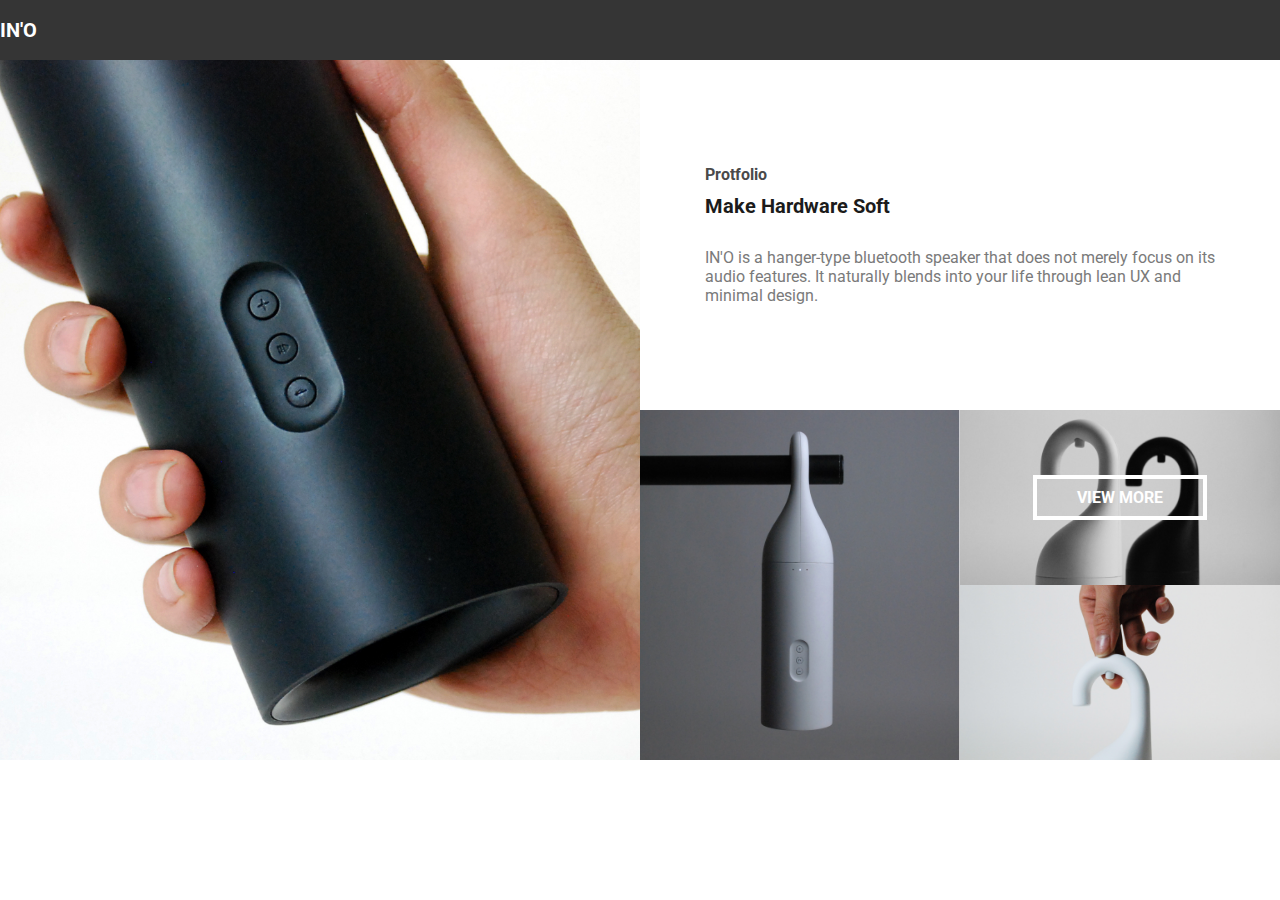
<file: 613/index.html>
<!DOCTYPE html>
<html>
    <head>
        <title>IN'O</title>
        <link rel="stylesheet" href="css/styles.css" />
        <link
            href="https://fonts.googleapis.com/css?family=Roboto"
            rel="stylesheet"
        />
    </head>
    <div id="div1"><h2>IN'O</h2></div>
    <div id="div2"></div>
    <div id="div3">
        <h2>Protfolio</h2>
        <h1>Make Hardware Soft</h1>
        <p>
            IN'O is a hanger-type bluetooth speaker that does not merely focus
            on its audio features. It naturally blends into your life through
            lean UX and minimal design.
        </p>
    </div>
    <div id="div4"></div>
    <div id="div5"><h2>VIEW MORE</h2></div>
    <div id="div6"></div>
    <body></body>
</html>
</file>
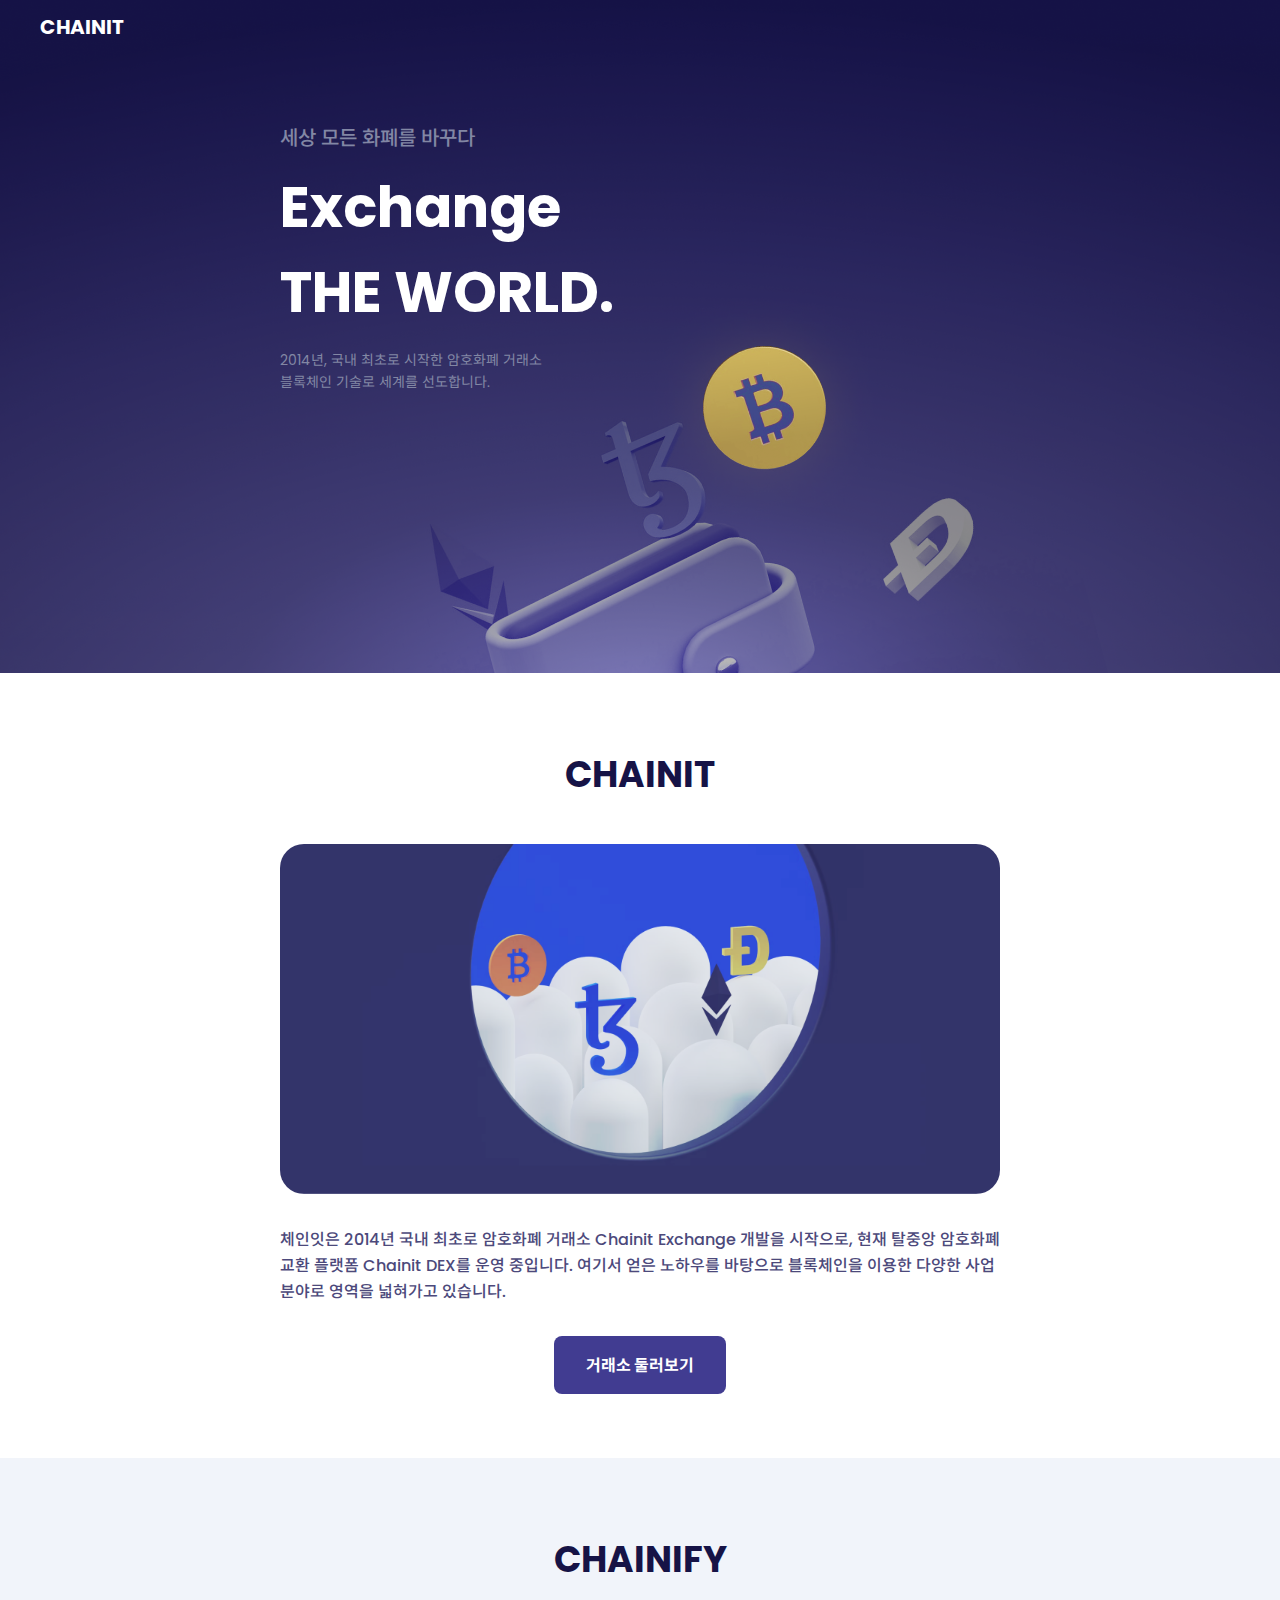
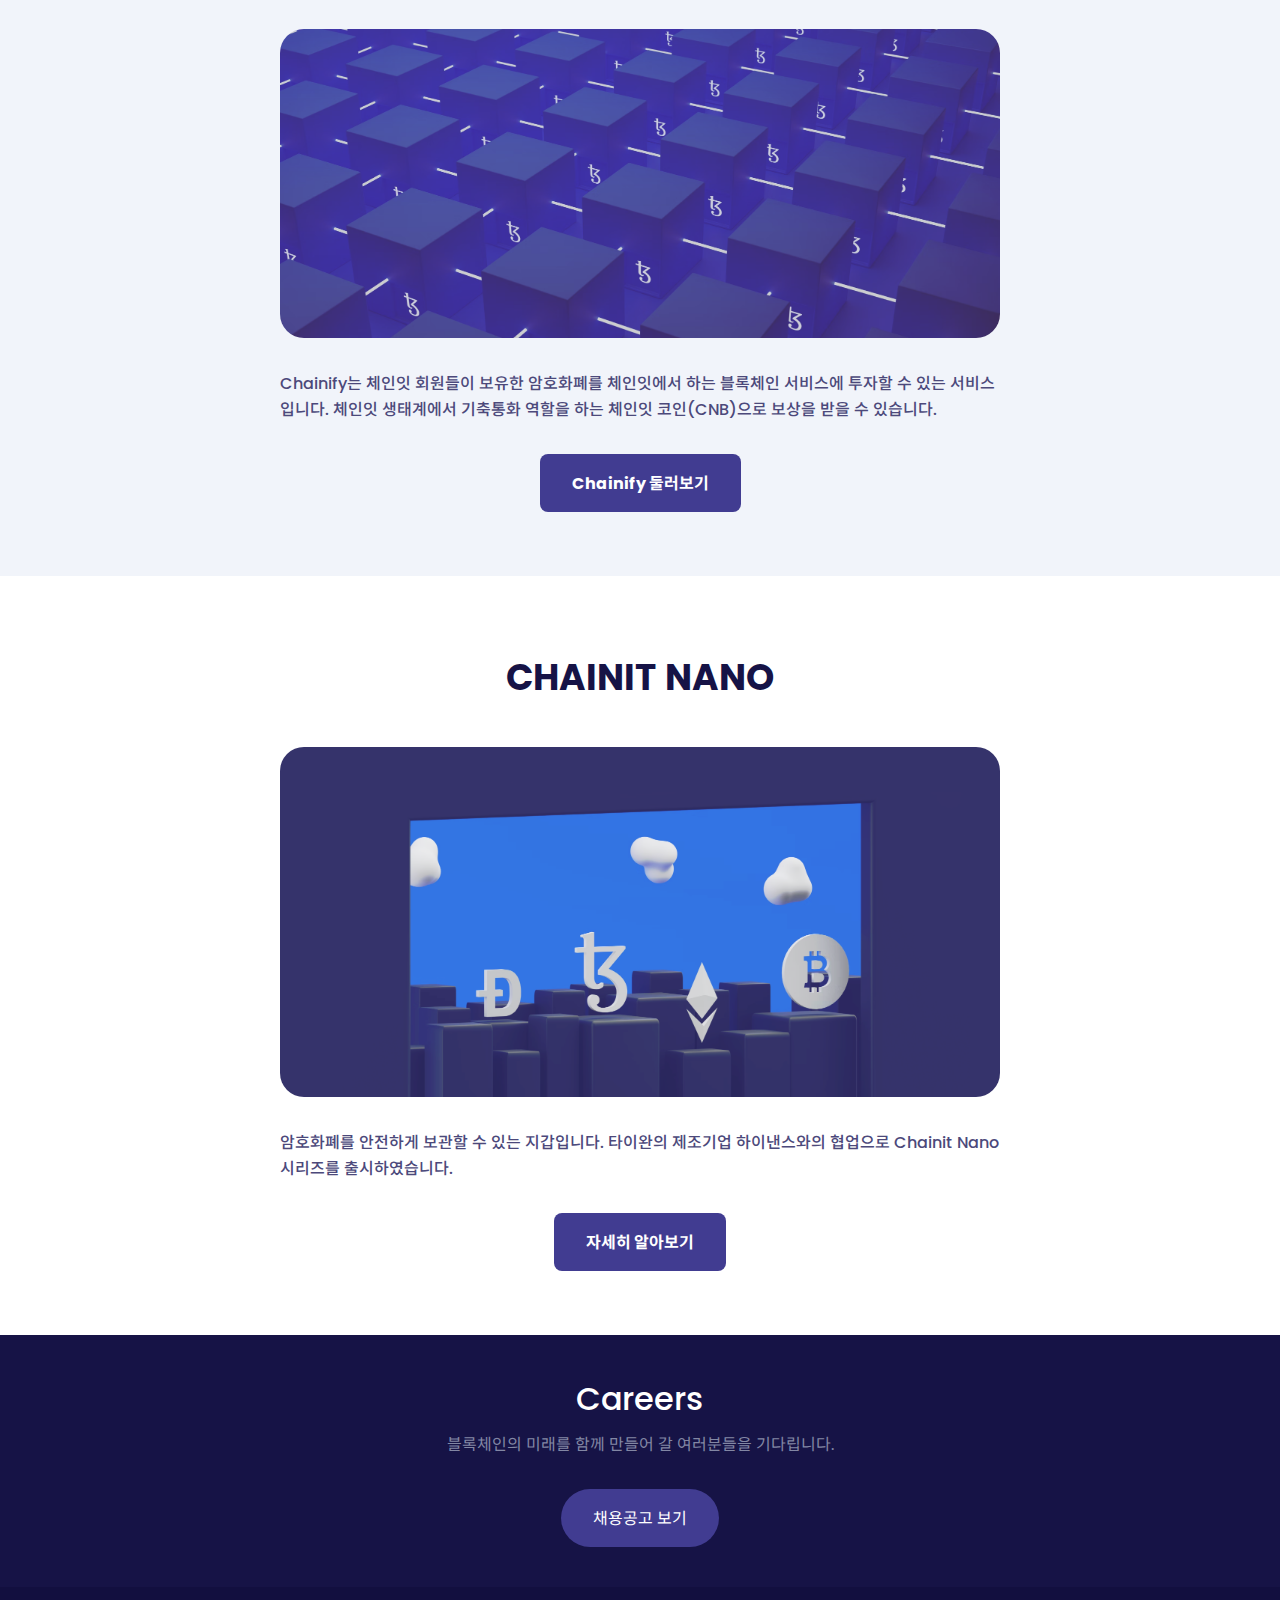
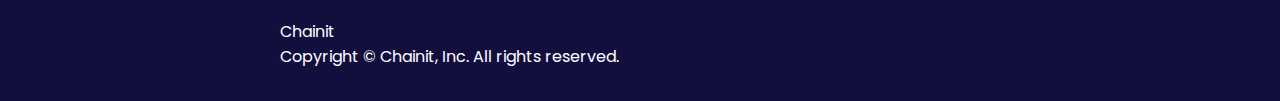
<file: Chainit/index.html>
<!DOCTYPE html>
<html>
    <head>
        <meta charset="utf-8" />
        <title>Chainit</title>
        <link rel="preconnect" href="https://fonts.googleapis.com" />
        <link rel="preconnect" href="https://fonts.gstatic.com" crossorigin />
        <link
            href="https://fonts.googleapis.com/css2?family=Noto+Sans+KR:wght@400;700&family=Poppins:wght@400;700&display=swap"
            rel="stylesheet"
        />
        <link rel="stylesheet" href="style.css" />
    </head>
    <body>
        <div id="titleBox">
            <p id="headText">CHAINIT</p>
            <div>
                <p id="titleText">세상 모든 화폐를 바꾸다</p>
                <h1 id="title">Exchange<br />THE WORLD.</h1>
                <p id="text">
                    2014년, 국내 최초로 시작한 암호화폐 거래소 <br />블록체인
                    기술로 세계를 선도합니다.
                </p>
            </div>
        </div>
        <div class="textBox">
            <div>
                <h2>CHAINIT</h2>
                <img src="chainit.png" />
                <p>
                    체인잇은 2014년 국내 최초로 암호화폐 거래소 Chainit Exchange
                    개발을 시작으로, 현재 탈중앙 암호화폐 교환 플랫폼 Chainit
                    DEX를 운영 중입니다. 여기서 얻은 노하우를 바탕으로
                    블록체인을 이용한 다양한 사업 분야로 영역을 넓혀가고
                    있습니다.
                </p>
                <a> 거래소 둘러보기 </a>
            </div>
        </div>
        <div class="textBox even">
            <div>
                <h2>CHAINIFY</h2>
                <img src="chainify.png" />
                <p>
                    Chainify는 체인잇 회원들이 보유한 암호화폐를 체인잇에서 하는
                    블록체인 서비스에 투자할 수 있는 서비스입니다. 체인잇
                    생태계에서 기축통화 역할을 하는 체인잇 코인(CNB)으로 보상을
                    받을 수 있습니다.
                </p>
                <a> Chainify 둘러보기 </a>
            </div>
        </div>
        <div class="textBox">
            <div>
                <h2>CHAINIT NANO</h2>
                <img src="chainit-nano.png" />
                <p>
                    암호화폐를 안전하게 보관할 수 있는 지갑입니다. 타이완의
                    제조기업 하이낸스와의 협업으로 Chainit Nano 시리즈를
                    출시하였습니다.
                </p>
                <a> 자세히 알아보기 </a>
            </div>
        </div>
        <div class="Footer">
            <div>
                <h2>Careers</h2>
                <p class="text">
                    블록체인의 미래를 함께 만들어 갈 여러분들을 기다립니다.
                </p>
                <a>채용공고 보기 </a>
            </div>
        </div>
        <div class="Footer second">
            <div>
                <p>
                    Chainit<br />Copyright © Chainit, Inc. All rights reserved.
                </p>
            </div>
        </div>
    </body>
</html>
</file>
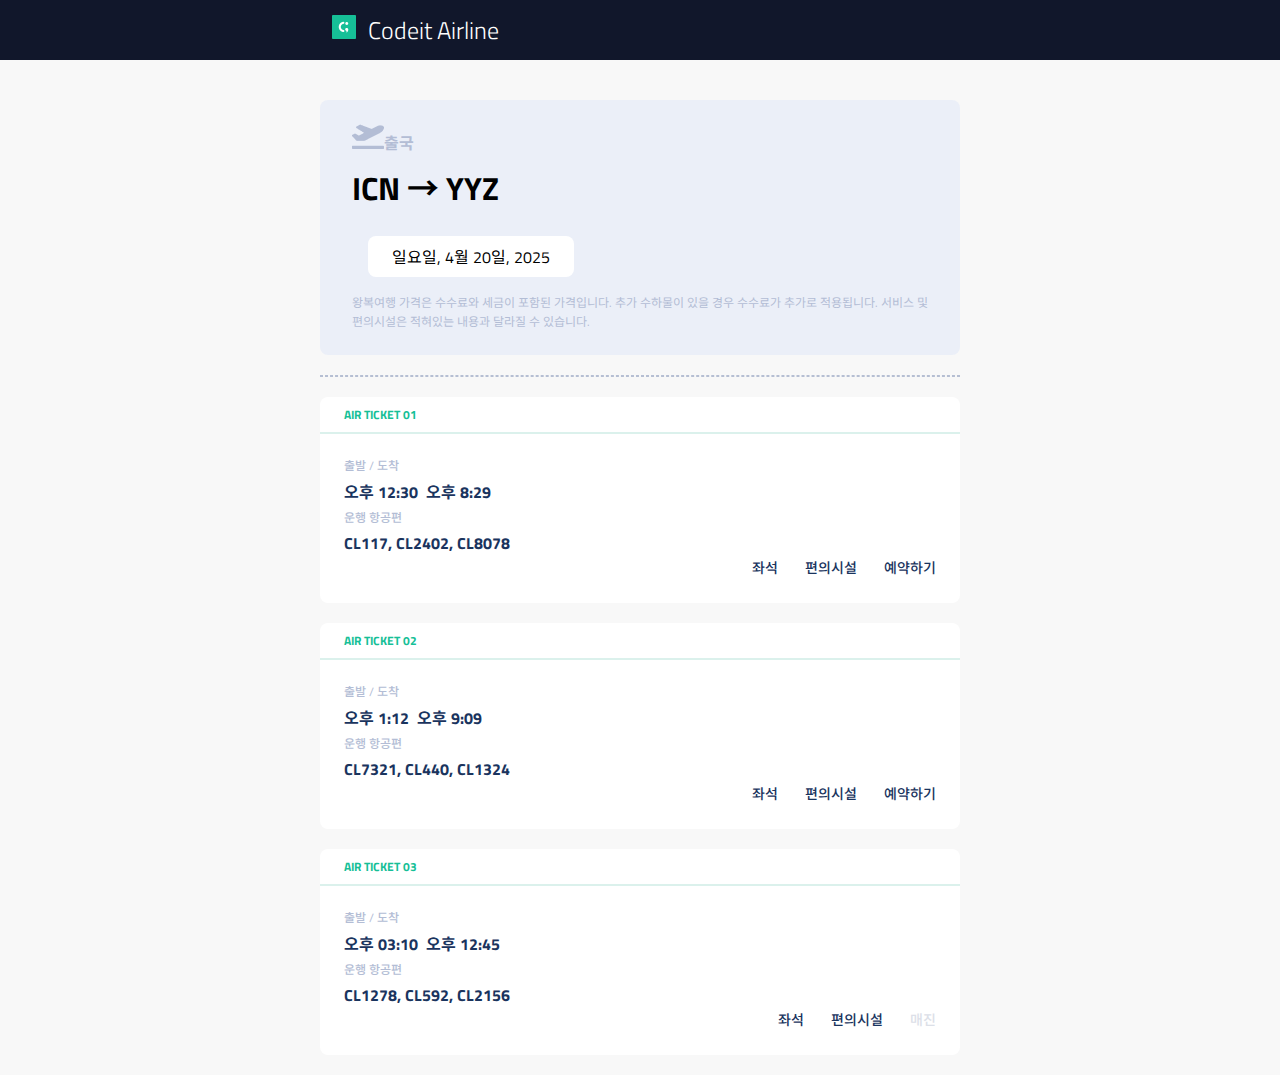
<file: 코드잇항공/index.html>
<!DOCTYPE html>
<html>
    <head>
        <meta charset="utf-8" />
        <title>Codeit Airline</title>
        <link rel="preconnect" href="https://fonts.googleapis.com" />
        <link rel="preconnect" href="https://fonts.gstatic.com" crossorigin />
        <link
            href="https://fonts.googleapis.com/css2?family=Noto+Sans+KR:wght@400;700&family=Titillium+Web:wght@300;600&display=swap"
            rel="stylesheet"
        />
        <link rel="stylesheet" href="style.css" />
    </head>
    <body>
        <div id="title">
            <div>
                <h1><img src="logo.png" />Codeit Airline</h1>
            </div>
        </div>
        <div id="departure">
            <div>
                <h2><img src="depart.png" />출국</h2>
                <h1>ICN → YYZ</h1>
                <div id="date">일요일, 4월 20일, 2025</div>
                <p>
                    왕복여행 가격은 수수료와 세금이 포함된 가격입니다. 추가
                    수하물이 있을 경우 수수료가 추가로 적용됩니다. 서비스 및
                    편의시설은 적혀있는 내용과 달라질 수 있습니다.
                </p>
            </div>
        </div>
        <hr />
        <div id="entry">
            <div>
                <h2>AIR TICKET 01</h2>
                <hr />
                <div id="info">
                    <h3>출발 / 도착</h3>
                    <p>
                        오후 12:30
                        <img />
                        오후 8:29
                    </p>
                    <h3>운행 항공편</h3>
                    <p>CL117, CL2402, CL8078</p>
                    <div id="buttonBox">
                        <a> 좌석 </a>
                        <a> 편의시설 </a>
                        <a> 예약하기 </a>
                    </div>
                </div>
            </div>
        </div>
        <div id="entry">
            <div>
                <h2>AIR TICKET 02</h2>
                <hr />
                <div id="info">
                    <h3>출발 / 도착</h3>
                    <p>
                        오후 1:12
                        <img />
                        오후 9:09
                    </p>
                    <h3>운행 항공편</h3>
                    <p>CL7321, CL440, CL1324</p>
                    <div id="buttonBox">
                        <a> 좌석 </a>
                        <a> 편의시설 </a>
                        <a> 예약하기 </a>
                    </div>
                </div>
            </div>
        </div>
        <div id="entry">
            <div>
                <h2>AIR TICKET 03</h2>
                <hr />
                <div id="info">
                    <h3>출발 / 도착</h3>
                    <p>
                        오후 03:10
                        <img />
                        오후 12:45
                    </p>
                    <h3>운행 항공편</h3>
                    <p>CL1278, CL592, CL2156</p>
                    <div id="buttonBox">
                        <a> 좌석 </a>
                        <a> 편의시설 </a>
                        <a id="soldout"> 매진 </a>
                    </div>
                </div>
            </div>
        </div>
    </body>
</html>
</file>
<file: 3815/style.css>
* {
  box-sizing: border-box;
}

body {
  display: flex;
  justify-content: center;
  align-items: center;
  height: 100vh;
  margin: 0;
  background-size: cover;
  background-position: center;
  background-image: url('imgs/bg.png');
  background-repeat: no-repeat;
}

body::before {
  display: block;
  position: absolute;
  top: 0;
  left: 0;
  width: 100%;
  height: 100%;
  background-color: #333333;
  opacity: 0.5;
  content: '';
}

.container {
  display: flex;
  justify-content: space-around;
  align-items: center;
  width: 80%;
  height: 500px;
  max-width: 1000px;
}

.flag {
  width: 35%;
  transition-duration: .3s;
}

.flag-blue {
  transform: rotate(25deg);
}

.flag-white {
  transform: rotate(-25deg) scaleX(-1);
}

.flag-blue.up {
  transform: rotate(-25deg) translateY(-40%);
}

.flag-white.up {
  transform: rotate(25deg) scaleX(-1) translateY(-40%);
}
</file>
<file: 3820/style.css>
* {
	box-sizing: border-box;
}

.map {
	display: flex;
	width: 690px;
	height: 500px;
	border: 5px solid #000000;
}

.balcony {
	position: relative;
	width: 120px;
	height: 100%;
	border-right: 5px solid #000000;
	background-color: #fcf3e2;	
}

.room {
	width: 260px;
	height: 100%;
	border-right: 5px solid #000000;
	background-color: #f9edc4;
}

.room-1 {
	position: relative;
	height: 270px;
	border-bottom: 5px solid #000000;
}

.room-1 .door {
	right: -5px;
	bottom: 5px;
	border-radius: 35px 0 0 0;
}

.room-2 {
	position: relative;
	height: 220px;
}

.room-2 .window-2 {
	left: unset;
	right: -6px;
	z-index: 1;
}

.other {
	display: flex;
	flex-flow: wrap;
	width: 300px;
}

.bathroom {
	position: relative;
	width: 155px;
	height: 220px;
	border-right: 5px solid #000000;
	border-bottom: 5px solid #000000;
	background-color: #e5f2f5;
}

.bathroom .door {
	bottom: -5px;
	left: 5px;
	border-radius: 0 35px 0 0;
}

.bath {
	position: relative;
	width: 100%;
	height: 60px;
	background-color: #ffffff;
	border-bottom: 1px solid #000000;
}

.bath::after {
	display: block;
	content: '';
	width: 80%;
	height: 75%;
	position: absolute;
	top: calc(50% - 1px);
	left: calc(50% - 2px);
	transform: translate(-50%, -50%);
	border: 1px solid #000000;
	border-top-left-radius: 30px;
	border-bottom-left-radius: 30px;
}

.bathroom-block {
	position: absolute;
	right: 0;
	bottom: 0;
	width: 25px;
	height: 155px;
	border-left: 1px solid #000000;
}

.bathroom-block::after {
	display: block;
	content: '';
	width: 100%;
	height: 100%;
	position: absolute;
	background-color: #FFFFFF;
}

.sink {
	position: absolute;
	top: 20px;
	right: 20px;
	width: 40px;
	height: 45px;
	background-color: #ffffff;
	border: 1px solid #000000;
	border-radius: 60px;
}

.sink::after {
	display: block;
	content: '';
	width: 70%;
	height: 70%;
	position: absolute;
	top: 50%;
	left: 50%;
	transform: translate(-50%, -50%);
	border: 1px solid #000000;
	border-radius: 30px;
}

.toilet {
	position: absolute;
	bottom: 20px;
	right: 15px;
	width: 60px;
	height: 40px;
	background-color: #ffffff;
	border: 1px solid #000000;
	border-radius: 50%;
}

.utility-room {
	position: relative;
	width: 145px;
	height: 220px;
	border-bottom: 5px solid #000000;
	background-color: #e5e5e5;
}

.utility-room .door {
	bottom: -5px;
	left: 5px;
	border-radius: 0 35px 0 0;
}

.entrance {
	position: relative;
	width: 300px;
	height: 130px;
	background: linear-gradient(90deg, #dfa24d 150px, #fdfbfd 150px);
}

.entrance .door {
	top: 15px;
	right: -35px;
	border-radius: 0 0 35px 0;
}

.entrance .wall {
	right: 0;
	bottom: 0px;
}

.kitchen {
	position: relative;
	width: 330px;
	height: 140px;
	background-color: #dfa24d;
}

.kitchen-block {
	display: flex;
	justify-content: space-around;
	align-items: center;
	width: 190px;
	height: 60px;
	position: absolute;
	right: 0;
	bottom: 0;
	border-top: 1px solid #000000;
	border-left: 1px solid #000000;
	background-color: #ffffff;
}

.kitchen-sink {
	width: 60px;
	height: 40px;
	border: 1px solid #000000;
	border-radius: 10px;
	background-color: #ffffff;
}

.stoves {
	display: flex;
	justify-content: space-around;
	align-items: center;
	width: 70px;
	height: 40px;
	border: 1px solid #000000;
	border-radius: 10px;
	background-color: #ffffff;
}

.stove {
	width: 25px;
	height: 25px;
	border-radius: 50%;
	border: 1px solid #000000;
}

.door {
	width: 35px;
	height: 35px;
	position: absolute;
	border: 1px solid #000000;
	background-color: white;
}

.window {
	display: flex;
	flex-flow: wrap;
	width: 7px;
	height: 150px;
	position: absolute;
	left: -6px;
	top: 50%;
	transform: translateY(-50%);
	background-color: white;
	border-top: 1px solid #000000;
	border-right: 1px solid #000000;
}

.window span {
	display: block;
	width: 50%;
	height: 50%;
	border-bottom: 1px solid #000000;
	border-left: 1px solid #000000;
}

.wall {
	width: 150px;
	height: 5px;
	position: absolute;
	background-color: #000000;
}

span.title {
	position: absolute;
	top: 50%;
	left: 50%;
	transform: translate(-50%, -50%);
	font-size: 20px;
	font-weight: 600;
}
</file>
<file: 3824/style.css>
* {
  box-sizing: border-box;
}

body {
	display: flex;
	justify-content: center;
	align-items: center;
	height: 100vh;
	margin: 0;
	padding: 0;
	background-image: url('imgs/background.jpg');
	background-size: cover;
	background-repeat: no-repeat;
}

#container {
	position: relative;
	width: 90%;
	height: 80%;
	box-shadow: 0 0 15px 1px #3b3b41;
	background-color: rgba(10, 10, 10, 0.3);
	border-radius: 15px;
}

#input {
	width: 180px;
	height: 45px;
	position: absolute;
	bottom: 0;
	left: 50%;
	padding: 10px;
	transform: translateX(-50%);
	font-size: 16px;
	border: none;
}

.word {
	position: absolute;
	color: #ffffff;
	font-size: 20px;
	font-weight: 500;
}
</file>
<file: 3830/style.css>
* {
  box-sizing: border-box;
}

button {
	border: none;
	background-color: transparent;
	cursor: pointer;
}

body {
	height: 100vh;
	display: flex;
	justify-content: center;
	align-items: center;
}

.background {
	width: 100%;
	max-width: 1200px;
	position: absolute;
	top: 0;
	left: 0;
}

.container {
	position: relative;
	width: 340px;
	height: 540px;
	border-radius: 15px;
	box-shadow: 1px 1px 10px #333333;
	background-color: #ffffff;
	overflow: hidden;
}

.header {
	display: flex;
	height: 60px;
	padding: 12px 5px 8px;
	align-items: center;
	box-shadow: 0 0 4px #999999;
}

.info-block {
	margin-left: 12px;
	margin-right: 95px;
}

.username {
	margin: 0 0 3px;
	font-size: 16px;
}

.status {
	margin: 0;
	font-size: 12px;
	color: #999999;
}

.call-box {
	display: flex;
	width: 60px;
	justify-content: space-between;
}

#chat-box {
	height: 400px;
	padding: 12px 10px;
	overflow: scroll;
}

.bubble {
	margin: 5px 0;
	display: inline-block;
	max-width: 300px;
	font-size: 14px;
	position: relative;
}

.friend-bubble {
	background-color: #f3f0f5;
	border-radius: 14px 14px 14px 0;
	padding: 7px 15px 7px 15px;
	float: left;
	clear: both;
	color: #8f00fe;
}

.my-bubble {
	background-color: #8f00fe;
	border-radius: 14px 14px 14px 0;
	padding: 7px 15px 7px 15px;
	float: right;
	clear: both;
	color: #ffffff;
}

.footer {
	display: flex;
	justify-content: space-between;
	align-items: flex-end;
	width: 100%;
	height: 80px;
	padding: 10px;
	position: absolute;
	bottom: 0;
}

#input {
	width: 90%;
	height: 100%;
	padding: 10px;
	background-color: #e8e8e8;
	border: none;
	border-radius: 10px;
	resize: none;
}
</file>
<file: 5796/style.css>
* {
    box-sizing: border-box;
}

html {
    font-size: 16px;
    font-family: "Noto Sans KR", sans-serif;
}

body {
    margin: 0 auto;
    padding: 24px;
    max-width: 1360px;
    width: 100%;
    background-color: #e5e5e5;
    color: #161346;
}

header {
    display: flex;
}

.logo {
    font-weight: 500;
    font-size: 20px;
    font-family: Poppins, sans-serif;
    line-height: 30px;
    display: flex;
    align-items: center;
}

.logo .accent {
    font-weight: 700;
}

ul.menu {
    list-style: none;
}

ul.menu > li {
    display: block;
}

.menu {
    color: #717f8e;
    display: flex;
    gap: 20px;
}

.menu > .active {
    color: #161346;
}

.site.menu {
    flex: 1 1 auto;
}

main {
    margin: 24px 0;
    display: grid;
    grid-template-areas: "prices assets" "prices order";
    grid-template-columns: 1fr 437px;
    grid-template-rows: 307px, 1fr;
    gap: 24px;
}

.prices {
    grid-area: prices;
}

section {
    padding: 32px;
    border-radius: 16px;
    background-color: #ffffff;
}

.detail {
    position: relative;
}

.crypto-name {
    color: #161346;
    font-weight: 500;
    font-size: 24px;
    line-height: 35px;
    display: flex;
}

.crypto-logo {
    margin-right: 16px;
    width: 32px;
    height: 32px;
}

.ticker-symbol {
    margin-left: 8px;
    color: #787e8e;
    font-weight: 400;
}

.current-price {
    margin: 8px 48px 16px;
    color: #497cff;
    font-weight: 700;
    font-size: 40px;
    line-height: 58px;
}

.current-price .change {
    margin-left: 16px;
    font-weight: 500;
    font-size: 16px;
    line-height: 23px;
}

.bookmark {
    width: 20px;
    height: 20px;
    position: absolute;
    top: 10px;
    right: 10px;
}

.chart-image {
    width: 100%;
}

ul.categories {
    margin: 0;
    padding: 0;
    list-style: none;
    display: flex;
    gap: 20px;
}

.category {
    padding: 8px 16px;
    border-radius: 8px;
    background-color: #f9f9fb;
    color: #a5a5b3;
}

.category.active {
    background-color: #161346;
    color: #ffffff;
}

table.price-table {
    margin-top: 24px;
    width: 100%;
    border-collapse: collapse;
}

table.price-table thead {
    background: #f9f9fb;
}

table.price-table thead th {
    padding: 14px 0;
    font-weight: 500;
    font-size: 16px;
    line-height: 23px;
}

table.price-table thead th:first-child {
    border-radius: 8px 0 0 8px;
}

table.price-table th,
table.price-table td {
    text-align: right;
}

table.price-table th:first-child,
table.price-table td:first-child {
    padding-right: 14px;
    text-align: center;
}

table.price-table th:nth-child(2),
table.price-table td:nth-child(2) {
    text-align: left;
}

table.price-table thead th:last-child,
table.price-table td:last-child {
    padding-right: 14px;
}

table.price-table thead th:last-child {
    border-radius: 0 8px 8px 0;
}

table.price-table td {
    padding: 12px 0;
}

.table-item-bookmark {
    width: 24px;
    height: 24px;
}

.price-table .ticker {
    color: #787e8e;
    font-weight: 400;
}

.price-table .rise {
    color: #e7566c;
}

.price-table .fall {
    color: #497cff;
}

.assets {
    min-width: 430px;
    min-height: 300px;
    background-color: #fff1db;
    display: flex;
    flex-direction: column;
    align-items: center;
    justify-content: center;
    grid-area: assets;
}

.login-message {
    text-align: center;
    font-size: 24px;
    line-height: 35px;
}

.login {
    padding: 8px 32px;
    border-radius: 8px;
    background: #ffffff;
    color: #161346;
    text-decoration: none;
    font-weight: 500;
    font-size: 21px;
    line-height: 30px;
}

.order {
    grid-area: order;
}

.order-types {
    display: grid;
    grid-template-columns: 1fr 1fr;
}
.order-type {
    padding: 8px;
    border-bottom: 2px solid #d1d1dc;
    color: #d1d1dc;
    text-align: center;
    text-decoration: none;
    font-weight: 500;
    font-size: 20px;
    line-height: 29px;
}

.order-type.active {
    border-bottom: 4px solid #e7566c;
    color: #e7566c;
}

.available {
    display: flex;
    justify-content: space-between;
}

.order .available,
.order .price,
.order .quantity,
.order .total {
    margin: 24px 0;
}

.order-button {
    display: block;
    margin-top: 50px;
    padding: 12px 8px;
    width: 100%;
    border: none;
    border-radius: 8px;
    background-color: #e7566c;
    color: #ffffff;
    font-weight: 500;
    font-size: 21px;
    line-height: 30px;
}

.order .label {
    color: #a5a5b3;
}

.order .label.big {
    font-weight: 500;
    font-size: 20px;
    line-height: 29px;
}

.input-container {
    margin: 8px 0;
    padding: 14px 24px;
    border-radius: 8px;
    background-color: #f9f9fb;
    display: flex;
    justify-content: space-between;
}

.input-container .icon {
    width: 16px;
    height: 16px;
}

.input-container input {
    border: none;
    background-color: transparent;
    color: #161346;
    text-align: center;
    font-size: 16px;
}

.order .total-price {
    text-align: right;
    font-weight: 700;
    font-size: 24px;
    line-height: 35px;
}

.order hr {
    border: 1px solid #d1d1dc;
}

.total {
    display: flex;
    justify-content: space-between;
}
</file>
<file: 5799/style.css>
* {
    box-sizing: border-box;
}

html {
    word-break: keep-all;
    font-family: Pretendard, sans-serif;
    font-size: 16px;
    line-height: 19px;
}

body {
    background-color: #000;
    color: #d9d9d9;
    margin: 0;
}

section {
    max-width: 1120px;
    width: 100%;
    margin: 80px auto;
    padding: 0 36px;
}

.section-title {
    font-weight: 700;
    font-size: 32px;
    line-height: 38px;
    margin: 40px 0;
}

.featured {
    display: flex;
    gap: 20px;
}

.featured-thumb {
    border-radius: 24px;
    float: left;
}

.featured-text {
    display: flex;
    flex-direction: column;
    gap: 20px;
}

.featured-tag {
    width: fit-content;
    background-color: #18181b;
    border-radius: 16px;
    padding: 8px 16px;
    font-weight: 500;
    font-size: 20px;
    line-height: 24px;
    color: #565662;
}

.featured-title {
    font-weight: 700;
    font-size: 40px;
    line-height: 48px;
    color: #d9d9d9;
    margin: 0;
}

.featured-description {
    margin: 0;
    color: #868686;
}

.playlists {
    display: grid;
    grid-template-columns: 1fr 1fr 1fr 1fr;
    gap: 20px;
}

.playlist-thumb {
    width: 100%;
    border-radius: 16px;
}

.playlist-title {
    font-weight: 700;
    font-size: 24px;
    line-height: 29px;
    margin: 16px 0 8px;
}

.playlist-artist {
    color: #868686;
    margin: 0;
}

.artists {
    display: flex;
    gap: 30px;
}

.artist {
    width: 120px;
    text-align: center;
    border-radius: 50%;
}

.artist-profile {
    width: 100%;
    border-radius: 50%;
}

.artist-name {
    font-weight: 500;
    font-size: 24px;
    line-height: 29px;
    margin: 24px 0 0;
}

.stations {
    display: grid;
    grid-template-columns: 1fr 1fr 1fr;
    gap: 30px;
}

.station {
    width: 100%;
    aspect-ratio: 1;
    border-radius: 16px;
}

.charts {
    list-style: none;
    padding: 0;
    margin: 0;
    display: grid;
    grid-template-columns: 1fr 1fr;
    gap: 30px;
}

.charts-header {
    margin: 32px 0;
    display: flex;
    justify-content: space-between;
}

.charts-title {
    margin: 0;
}

.charts-see-all {
    font-weight: 500;
    font-size: 24px;
    line-height: 29px;
    text-decoration: none;
    color: #d9d9d9;
}

.chart {
    width: 100%;
    display: flex;
    gap: 30px;
}

.chart-rank {
    display: flex;
    align-items: center;
    gap: 10px;
}

.chart-number {
    border-radius: 50%;
    width: 40px;
    height: 40px;
    background: #1a1a1a;
    font-weight: 700;
    font-size: 24px;
    line-height: 29px;
    display: flex;
    align-items: center;
    justify-content: center;
}

.chart-change {
    font-size: 14px;
    color: rgba(255, 255, 255, 0.2);
}

.chart-change.up {
    color: #d93045;
}

.chart-cover {
    width: 160px;
    height: 160px;
    border-radius: 16px;
}

.chart-title {
    font-weight: 700;
    font-size: 32px;
    line-height: 38px;
}

.chart-artist {
    font-weight: 500;
    font-size: 24px;
    line-height: 29px;
    color: #868686;
}
</file>
<file: 5801/style.css>
* {
    box-sizing: border-box;
}

html {
    font-family: Pretendard, sans-serif;
    word-break: keep-all;
}

body {
    margin: 0;
    background-color: #000;
    color: #fff;
    font-size: 16px;
    line-height: 24px;
    height: 100vh;
}

.sidebar {
    padding: 16px;
    background-color: #161519;
    color: #8c8993;
    width: 240px;
    position: fixed;
    top: 0;
    bottom: 0;
    left: 0;
}

main {
    margin-bottom: 100px;
    margin-left: 240px;
}

.logo {
    padding: 24px 28px;
    font-weight: 900;
}

.menu-items {
    margin: 0;
    margin-bottom: 48px;
    padding: 0;
    list-style: none;
}

.menu-item {
    padding: 8px 24px;
}

.menu-item.active {
    background-color: rgba(205, 187, 255, 0.1);
    color: #ffffff;
}

.progress-bar {
    height: 6px;
    background: linear-gradient(0deg, #4d4d54, #4d4d54),
        linear-gradient(0deg, #4d4d54, #4d4d54), #4d4d54;
}

.progress {
    width: 70%;
    height: 100%;
    background-color: #7000ff;
}

.player {
    height: 100px;
    position: fixed;
    bottom: 0;
    left: 0;
    right: 0;
    margin: 0 0 -6px;
    display: flex;
    flex-direction: column;
}

.player-main {
    padding: 16px 40px;
    background-color: rgba(48, 48, 55, 0.7);
    backdrop-filter: blur(15px);
    display: flex;
    justify-content: space-between;
}

.info {
    display: flex;
    align-items: center;
    gap: 20px;
    flex: 1;
}

.current {
    border-radius: 14px;
}

.title {
    color: #d9d9d9;
}

.artist {
    color: #8c8993;
}

.playing {
    width: 48px;
    height: 48px;
}

.icon {
    width: 24px;
    height: 24px;
}

.time {
    color: #8c8993;
    display: flex;
    flex: 1;
    justify-content: end;
    align-items: center;
}

section {
    max-width: 1120px;
    width: 100%;
    margin: 80px auto;
    padding: 0 36px;
}

.section-title {
    font-weight: 700;
    font-size: 32px;
    line-height: 38px;
    margin: 40px 0;
}

.featured {
    display: flex;
    gap: 40px;
}

.featured-thumb {
    flex-shrink: 0;
    border-radius: 24px;
}

.featured-content {
    display: flex;
    gap: 24px;
    flex-direction: column;
}

.featured-tag {
    width: fit-content;
    background-color: #18181b;
    border-radius: 16px;
    padding: 8px 16px;
    font-weight: 500;
    font-size: 20px;
    line-height: 24px;
    color: #565662;
}

.featured-title {
    font-weight: 700;
    font-size: 40px;
    line-height: 48px;
    color: #d9d9d9;
    margin: 0;
}

.featured-description {
    margin: 0;
    color: #868686;
}

.playlists {
    display: flex;
    flex-wrap: wrap;
    gap: 24px;
}

.playlist {
    flex-basis: 23%;
}

.playlist-thumb {
    width: 100%;
    border-radius: 16px;
}

.playlist-title {
    font-weight: 700;
    font-size: 24px;
    line-height: 29px;
    margin: 16px 0 8px;
}

.playlist-artist {
    color: #868686;
    margin: 0;
}

.artists {
    display: flex;
    gap: 32px;
}

.artist {
    width: 120px;
    text-align: center;
    border-radius: 50%;
}

.artist-profile {
    width: 100%;
    border-radius: 50%;
}

.artist-name {
    font-weight: 500;
    font-size: 24px;
    line-height: 29px;
    margin: 24px 0 0;
}

.stations {
    display: grid;
    grid-template-columns: repeat(3, 1fr);
    gap: 40px;
}

.station {
    width: 100%;
    aspect-ratio: 1;
    border-radius: 16px;
}

.charts {
    display: grid;
    grid-template-columns: repeat(2, 1fr);
    grid-auto-rows: 160px;
    list-style: none;
    padding: 0;
    margin: 0;
    gap: 32px;
}

.charts-header {
    display: flex;
    justify-content: space-between;
    align-items: center;
    margin: 32px 0;
}

.charts-title {
    margin: 0;
}

.charts-see-all {
    font-weight: 500;
    font-size: 24px;
    line-height: 29px;
    text-decoration: none;
    color: #d9d9d9;
}

.chart {
    width: 100%;
    display: flex;
    align-items: center;
    gap: 30px;
}

.chart-info {
    display: flex;
    flex-direction: column;
    gap: 8px;
}

.chart-rank {
    display: flex;
    align-items: center;
    gap: 8px;
}

.chart-number {
    display: flex;
    justify-content: center;
    align-items: center;
    border-radius: 50%;
    width: 40px;
    height: 40px;
    background: #1a1a1a;
    font-weight: 700;
    font-size: 24px;
    line-height: 29px;
}

.chart-change {
    font-size: 14px;
    color: rgba(255, 255, 255, 0.2);
}

.chart-change.up {
    color: #d93045;
}

.chart-cover {
    flex: 0 0;
    width: 160px;
    height: 160px;
    border-radius: 16px;
}

.chart-title {
    font-weight: 700;
    font-size: 32px;
    line-height: 38px;
}

.chart-artist {
    font-weight: 500;
    font-size: 24px;
    line-height: 29px;
    color: #868686;
}
</file>
<file: 613/css/styles.css>
* {
    box-sizing: border-box;
}

body {
    margin: 0;
    font-family: "Roboto", sans-serif;
}

div {
    float: left;
}

#div1 {
    width: 100%;
    height: 60px;
    background-color: #353535;
    display: flex;
    align-items: center;
}

#div1 h2 {
    font-size: 20px;
    color: #ffffff;
}

#div2 {
    width: 100%;
    height: 350px;
    background-image: url("../images/banner_img.jpg");
    background-repeat: no-repeat;
    background-position: center;
    background-size: cover;
}

#div3 {
    width: 100%;
    height: 320px;
    display: flex;
    flex-direction: column;
    justify-content: center;
    padding: 30px;
}

#div3 h1 {
    font-size: 20px;
    color: #1b1b1b;
    margin: 10px 0 30px;
}

#div3 h2 {
    font-size: 16px;
    color: #4a4a4a;
    margin: 0;
}

#div3 p {
    font-size: 16px;
    color: #7a7a7a;
    margin: 0;
}

#div4 {
    width: 100%;
    height: 385px;
    background-image: url("../images/img1.jpg");
    background-repeat: no-repeat;
    background-position: center;
    background-size: cover;
}

#div5 {
    width: 100%;
    height: 200px;
    background-image: url("../images/img2.jpg");
    background-repeat: no-repeat;
    background-size: cover;
    display: flex;
    justify-content: center;
    align-items: center;
}

#div5 h2 {
    font-size: 16px;
    font-weight: bold;
    color: #ffffff;
    border: 4px solid #ffffff;
    padding: 9px 40px;
}

#div6 {
    width: 100%;
    height: 200px;
    background-image: url("../images/img3.jpg");
    background-repeat: no-repeat;
    background-size: cover;
}

@media (min-width: 767px) {
    #div2 {
        height: 568px;
    }
    #div3 {
        height: 282px;
        padding: 65px;
    }
    #div4 {
        height: 360px;
        width: 50%;
    }
    #div5 {
        height: 180px;
        width: 50%;
    }
    #div6 {
        height: 180px;
        width: 50%;
    }
}

@media (min-width: 992px) {
    #div2 {
        height: 700px;
        width: 50%;
    }
    #div3 {
        height: 350px;
        width: 50%;
    }
    #div4 {
        height: 350px;
        width: 25%;
    }
    #div5 {
        height: 175px;
        width: 25%;
    }
    #div6 {
        height: 175px;
        width: 25%;
    }
}
</file>
<file: Chainit/style.css>
* {
    box-sizing: border-box;
}

body {
    font-family: Poppins, "Noto Sans KR", sans-serif;
    margin: 0;
}

#titleBox {
    background-image: url("bg.png");
    background-position: center;
    background-repeat: no-repeat;
    background-size: cover;
    font-size: 20px;
    font-weight: 500;
    color: #8287a4;
    padding: 12px 40px 280px;
}

#titleBox div {
    width: 720px;
    margin: auto;
}

#headText {
    font-size: 20px;
    font-weight: 700;
    color: #ffffff;
    margin: 0px;
    margin-bottom: 80px;
}

#titleBox div p {
    margin: 0;
}

#title {
    font-size: 56px;
    font-weight: 700;
    color: #ffffff;
    margin: 12px 0 14px;
}

#text {
    font-size: 14px;
    font-weight: 400;
}

.textBox div {
    width: 720px;
    margin: auto;
    padding: 32px 0 64px;
    text-align: center;
}

.textBox.even {
    background-color: #f1f4fa;
}

.textBox h2 {
    font-size: 36px;
    font-weight: 700;
    color: #161346;
    margin: 42px 0;
}

.textBox img {
    display: block;
    width: 720px;
    height: auto;
    border-radius: 24px;
}

.textBox p {
    font-size: 16px;
    font-weight: 500;
    color: #4c497b;
    margin: 32px 0;
    text-align: left;
}

.textBox a {
    display: inline-block;
    font-size: 16px;
    font-weight: 700;
    color: #ffffff;
    background-color: #413c91;
    border-radius: 8px;
    padding: 16px 32px;
}

.Footer {
    background-color: #161346;
    margin: 0;
    padding: 40px;
    font-size: 16px;
    font-weight: 400px;
    color: #ffffff;
    text-align: center;
}

.Footer div {
    width: 720px;
    margin: auto;
}

.Footer h2 {
    font-size: 32px;
    font-weight: 500;
    margin: 0px;
}

.Footer .text {
    color: #8287a4;
    margin: 8px 0 32px;
}

.Footer a {
    display: inline-block;
    padding: 16px 32px;
    background-color: #413c91;
    border-radius: 9999px;
}

.Footer.second {
    background-color: #120f3f;
    margin: 0;
    padding: 32px;
    text-align: left;
}

.Footer.second p {
    margin: 0;
}
</file>
<file: 코드잇항공/style.css>
* {
    box-sizing: border-box;
}

body {
    font-family: "Titillium Web", "Noto Sans KR", sans-serif;
    margin: 0;
    background-color: #f8f8f8;
}

hr {
    width: 640px;
    color: #b6bfd3;
    border: 1px dashed;
}

#title {
    background-color: #11172b;
    margin: 0;
    padding: 12px;
}

#title div {
    width: 640px;
    margin: auto;
}

#title h1 {
    font-size: 24px;
    font-weight: 300;
    color: #ffffff;
    margin: 0 12px;
}

#title img {
    width: auto;
    height: 24px;
    margin: 0 12px 0 0;
}

#departure {
    margin: 40px 0 20px;
}

#departure div {
    background-color: #ebeff8;
    width: 640px;
    margin: auto;
    padding: 24px 32px;
    border-radius: 8px;
}

#departure h2 {
    font-size: 16px;
    color: #b3bdd5;
    margin: 0px;
}

#departure h1 {
    font-size: 32px;
    color: #000000;
    margin: 8px 0;
}

#departure #date {
    display: inline-block;
    width: auto;
    padding: 8px 24px;
    margin: 16px;
    background-color: #ffffff;
    border-radius: 8px;
    font-size: 16px;
}

#departure p {
    margin: 0;
    font-size: 12px;
    color: #b3bdd5;
}

#entry {
    margin: 20px;
}

#entry div {
    background-color: #ffffff;
    border-radius: 8px;
    width: 640px;
    margin: auto;
    padding: 8px 24px 24px;
}

#entry h2 {
    color: #16bf97;
    font-size: 12px;
    font-weight: 700;
    margin: 0px;
}

#entry hr {
    margin: 8px -24px 22px;
    border: 1px solid;
    width: 640px;
    color: #dbf1ec;
}

#entry #info {
    padding: 0;
    width: auto;
}

#entry h3 {
    font-size: 12px;
    font-weight: 500;
    color: #b3bdd5;
    margin: 4px 0;
}

#entry p {
    font-size: 16px;
    font-weight: 700;
    color: #1a345e;
    margin: 0;
}

#entry #buttonBox {
    display: inline-block;
    width: 100%;
    padding: 0;
    text-align: right;
}

#entry a {
    font-size: 14px;
    font-weight: 500;
    color: #1a345e;
    margin-left: 24px;
}

#entry #soldout {
    color: #dce0e8;
}
</file>
